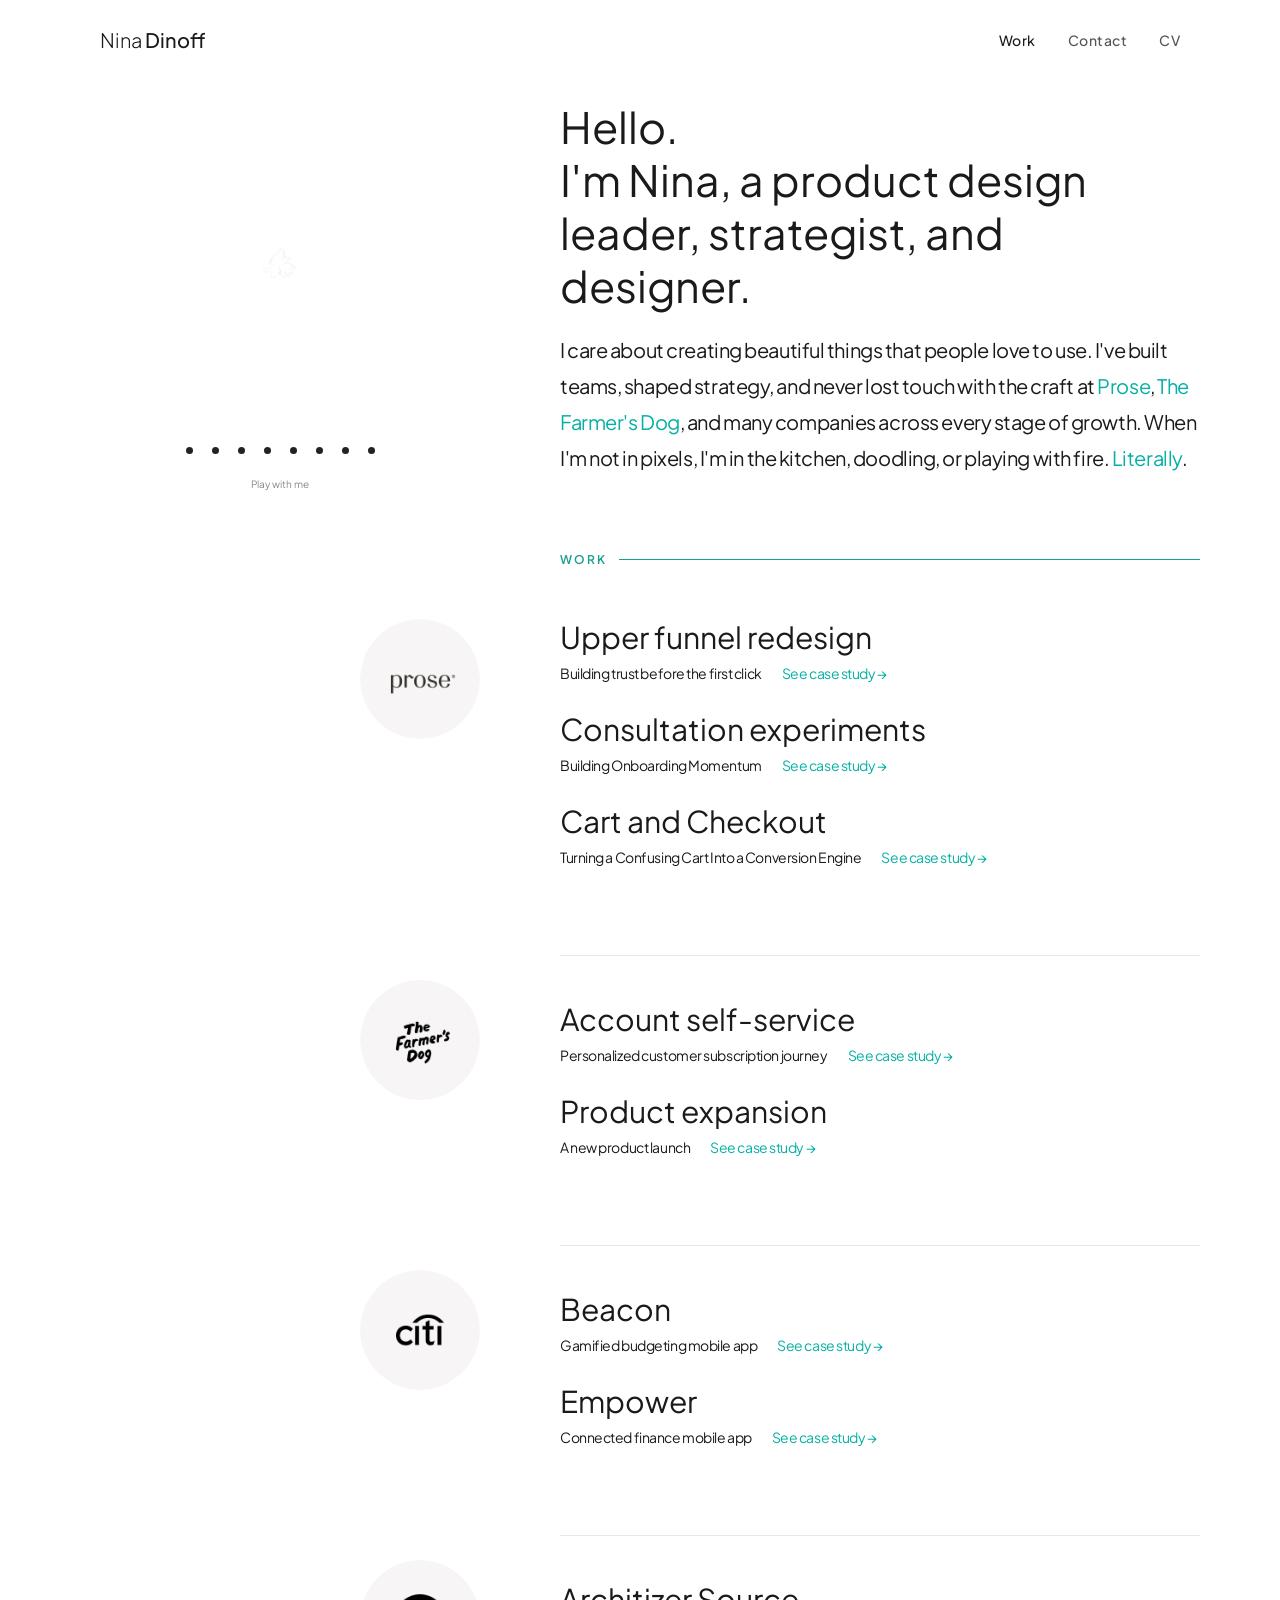
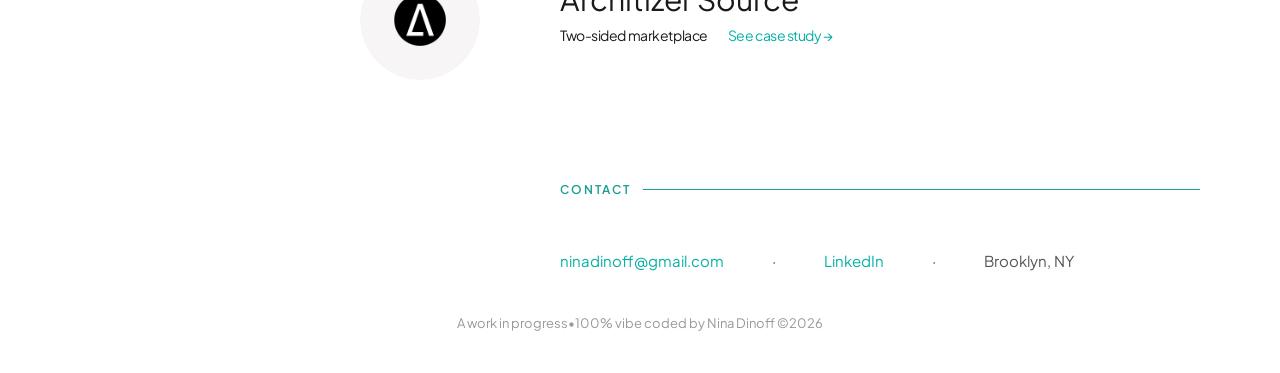
<file: index.html>
<!DOCTYPE html>
<html lang="en">
<head>
<meta charset="UTF-8">
<meta name="viewport" content="width=device-width, initial-scale=1.0">
<title>Nina Dinoff — Product Design Leader</title>
<link rel="stylesheet" href="styles.css">
<style>
  /* ── Hero intro ── */
  .intro {
    max-width: 1200px;
    margin: 0 auto;
    padding: 0 40px 0;
  }
  .intro-row {
    display: flex;
    gap: 80px;
    align-items: start;
  }
  .intro-image {
    width: 400px;
    height: 430px;
    flex-shrink: 0;
    overflow: visible;
  }
  .intro-image img {
    width: 100%;
    height: 100%;
    object-fit: cover;
  }
  .intro-text {
    flex: 1;
    display: flex;
    flex-direction: column;
    gap: 20px;
    padding-top: 20px;
  }
  .intro-text h1 {
    font-size: 43px;
    font-weight: 400;
    line-height: 53px;
    color: #1a1a1a;
  }
  .intro-text p {
    font-size: 20px;
    font-weight: 400;
    line-height: 36px;
    color: #1a1a1a;
    letter-spacing: -0.44px;
  }
  .intro-text a {
    color: #06b0a4;
    text-decoration: none;
  }
  .intro-text a:hover {
    text-decoration: underline;
  }

  /* ── Work section ── */
  .work {
    max-width: 1200px;
    margin: 0 auto;
    padding: 0 40px;
  }
  .work-header {
    padding-left: 480px;
    padding-bottom: 50px;
    padding-top: 40px;
  }
  .work-header h2 {
    font-size: 12px;
    font-weight: 600;
    letter-spacing: 2px;
    text-transform: uppercase;
    color: #1a9e8f;
    display: flex;
    align-items: center;
    gap: 12px;
  }
  .work-header h2::after {
    content: '';
    flex: 1;
    height: 1px;
    background: #1a9e8f;
  }
  .work-content {
    display: flex;
    flex-direction: column;
    gap: 80px;
  }

  /* ── Company group ── */
  .company-group {
    display: flex;
    gap: 80px;
    align-items: start;
  }
  .company-logo {
    width: 120px;
    height: 120px;
    flex-shrink: 0;
    background: #f7f5f5;
    border-radius: 50%;
    display: flex;
    align-items: center;
    justify-content: center;
    margin-left: 280px;
    overflow: hidden;
    align-self: flex-start;
  }
  .company-logo img {
    max-width: 70%;
    max-height: 70%;
    object-fit: contain;
    display: block;
    margin: auto;
  }
  .company-cases {
    flex: 1;
    display: flex;
    flex-direction: column;
    gap: 20px;
  }
  .case-item {
    display: flex;
    flex-direction: column;
    gap: 0;
    text-decoration: none;
    color: inherit;
  }
  .case-title {
    font-size: 30px;
    font-weight: 400;
    line-height: 1.2;
    color: #1a1a1a;
  }
  .case-meta {
    display: flex;
    gap: 20px;
    align-items: center;
    line-height: 36px;
  }
  .case-subtitle {
    font-size: 14px;
    font-weight: 400;
    color: #1a1a1a;
    letter-spacing: -0.44px;
  }
  .case-link {
    font-size: 14px;
    font-weight: 400;
    color: #06b0a4;
    text-decoration: none;
    letter-spacing: -0.44px;
    display: flex;
    align-items: center;
    gap: 6px;
  }
  .case-link:hover {
    text-decoration: underline;
  }

  /* ── Company group divider ── */
  .company-group + .company-group {
    padding-top: 25px;
  }
  .company-group + .company-group .company-cases::before {
    content: '';
    display: block;
    height: 1px;
    background: #e8e8e8;
    margin-bottom: 25px;
    margin-top: -25px;
  }
  .intro-divider {
    max-width: 1200px;
    margin: 0 auto;
    padding: 50px 40px;
  }
  .intro-divider hr {
    border: none;
    border-top: 1px solid #e8e8e8;
  }

  /* ── Contact ── */
  .contact {
    max-width: 1200px;
    margin: 0 auto;
    padding: 60px 40px;
  }
  .contact h2 {
    font-size: 28px;
    font-weight: 400;
    margin-bottom: 20px;
    color: #1a1a1a;
  }
  .contact-info {
    display: flex;
    gap: 48px;
    flex-wrap: wrap;
  }
  .contact-info a {
    font-size: 15px;
    color: #06b0a4;
    text-decoration: none;
  }
  .contact-info a:hover {
    text-decoration: underline;
  }
  .contact-info span {
    font-size: 15px;
    color: #555;
  }

  /* ── Footer ── */
  .footer {
    max-width: 1200px;
    margin: 0 auto;
    padding: 24px 40px 48px;
    font-size: 13px;
    color: #999;
  }

  @media (max-width: 768px) {
    .intro { padding: 0 28px; }
    .intro-row { flex-direction: column-reverse; gap: 20px; }
    .intro-image { width: 100%; height: 300px; }
    .intro-text h1 { font-size: 34px; line-height: 42px; }
    .intro-text p { font-size: 16px; line-height: 29px; }
    .work { padding: 0 28px; }
    .work-header { padding-left: 0; }
    .company-group { flex-direction: column; gap: 24px; }
    .company-logo { margin-left: 0; }
    .work-content { gap: 0; }
    .company-group + .company-group .company-cases::before { display: none; }
    .company-group + .company-group { border-top: 1px solid #e8e8e8; padding-top: 60px; margin-top: 60px; }
    .case-meta { flex-direction: column; gap: 0; align-items: flex-start; line-height: 1.6; }
    .case-title { margin-bottom: 8px; }
    .case-subtitle, .case-link, .case-title { text-align: left; }
    .work-header, .contact-info, .footer { padding-left: 0 !important; }
    .contact-info { flex-direction: column; gap: 0; }
    .contact-info .dot { display: none; }
    .cv-date { text-align: left; }
    .contact { padding: 40px 28px; }
    .footer { padding: 20px 28px 40px; }
    .intro-divider, .work-divider { padding: 30px 28px; }
  }
</style>
<script src="https://mcp.figma.com/mcp/html-to-design/capture.js" async></script>
</head>
<body>

<!-- ════════════════ NAV ════════════════ -->
<div class="nav-wrapper">
<nav class="nav">
  <a href="index.html" class="nav-name">Nina <span>Dinoff</span></a>
  <button class="nav-toggle" onclick="this.classList.toggle('open');this.nextElementSibling.classList.toggle('open')"><span></span><span></span><span></span></button>
  <ul class="nav-links">
    <li><a href="#work" class="active">Work</a></li>
    <li><a href="#contact">Contact</a></li>
    <li><a href="cv.html">CV</a></li>
  </ul>
</nav>
</div>

<!-- ════════════════ INTRO ════════════════ -->
<div class="intro">
  <div class="intro-row">
    <div class="fade-in fade-in-1">
      <div class="intro-image">
        <iframe src="radial-art.html" style="width:100%; height:100%; border:none;"></iframe>
      </div>
    </div>
    <div class="intro-text">
      <h1 class="fade-in fade-in-1">Hello.<br>I'm Nina, a product design leader, strategist, and designer.</h1>
      <p class="fade-in fade-in-2">
        I care about creating beautiful things that people love to use. I've built teams, shaped strategy, and never lost touch with the craft at <a href="https://www.prose.com" target="_blank">Prose</a>, <a href="https://www.thefarmersdog.com" target="_blank">The Farmer's Dog</a>, and many companies across every stage of growth. When I'm not in pixels, I'm in the kitchen, doodling, or playing with fire. <a href="https://www.ninadinoffart.com" target="_blank">Literally</a>.
      </p>
    </div>
  </div>
</div>

<!-- ════════════════ WORK ════════════════ -->
<div class="work">
  <div class="work-header scroll-fade" id="work" style="scroll-margin-top: 80px;">
    <h2>Work</h2>
  </div>

  <div class="work-content">

    <!-- Prose -->
    <div class="company-group scroll-fade">
      <div class="company-logo" style="background:none;">
        <img src="images/logos/Prose.logo.circle.png" alt="Prose" style="max-width:100%; max-height:100%; border-radius:50%;">
      </div>
      <div class="company-cases">
        <div class="case-item scroll-fade">
          <div class="case-title">Upper funnel redesign</div>
          <div class="case-meta">
            <span class="case-subtitle">Building trust before the first click</span>
            <a href="01-upper-funnel-marketing-pages.html" class="case-link">See case study &rarr;</a>
          </div>
        </div>
        <div class="case-item scroll-fade">
          <div class="case-title">Consultation experiments</div>
          <div class="case-meta">
            <span class="case-subtitle">Building Onboarding Momentum</span>
            <a href="02-mid-funnel-consultation.html" class="case-link">See case study &rarr;</a>
          </div>
        </div>
        <div class="case-item scroll-fade">
          <div class="case-title">Cart and Checkout</div>
          <div class="case-meta">
            <span class="case-subtitle">Turning a Confusing Cart Into a Conversion Engine</span>
            <a href="03-lower-funnel-cart-checkout.html" class="case-link">See case study &rarr;</a>
          </div>
        </div>
      </div>
    </div>

    <!-- The Farmer's Dog -->
    <div class="company-group scroll-fade">
      <div class="company-logo" style="background:none;">
        <img src="images/logos/TFD.logo.circle.png" alt="The Farmer's Dog" style="max-width:100%; max-height:100%; border-radius:50%;">
      </div>
      <div class="company-cases">
        <div class="case-item scroll-fade">
          <div class="case-title">Account self-service</div>
          <div class="case-meta">
            <span class="case-subtitle">Personalized customer subscription journey</span>
            <a href="TFD_RET.html" class="case-link">See case study &rarr;</a>
          </div>
        </div>
        <div class="case-item scroll-fade">
          <div class="case-title">Product expansion</div>
          <div class="case-meta">
            <span class="case-subtitle">A new product launch</span>
            <a href="TFD_CVR.html" class="case-link">See case study &rarr;</a>
          </div>
        </div>
      </div>
    </div>

    <!-- Citi -->
    <div class="company-group scroll-fade">
      <div class="company-logo" style="background:none;">
        <img src="images/logos/Citi.logo.circle.png" alt="Citi" style="max-width:100%; max-height:100%; border-radius:50%;">
      </div>
      <div class="company-cases">
        <div class="case-item scroll-fade">
          <div class="case-title">Beacon</div>
          <div class="case-meta">
            <span class="case-subtitle">Gamified budgeting mobile app</span>
            <a href="Beacon.html" class="case-link">See case study &rarr;</a>
          </div>
        </div>
        <div class="case-item scroll-fade">
          <div class="case-title">Empower</div>
          <div class="case-meta">
            <span class="case-subtitle">Connected finance mobile app</span>
            <a href="Empower.html" class="case-link">See case study &rarr;</a>
          </div>
        </div>
      </div>
    </div>

    <!-- Architizer -->
    <div class="company-group scroll-fade">
      <div class="company-logo" style="background:none;">
        <img src="images/logos/Architizer.logo.circle.png" alt="Architizer" style="max-width:100%; max-height:100%; border-radius:50%;">
      </div>
      <div class="company-cases">
        <div class="case-item scroll-fade">
          <div class="case-title">Architizer Source</div>
          <div class="case-meta">
            <span class="case-subtitle">Two-sided marketplace</span>
            <a href="Architizer.html" class="case-link">See case study &rarr;</a>
          </div>
        </div>
      </div>
    </div>

  </div>

  <!-- ════════════════ CONTACT ════════════════ -->
  <div id="contact" style="padding-top: 100px;">
    <div class="work-header scroll-fade" style="padding-left: 480px; padding-bottom: 50px; padding-top: 0;">
      <h2>Contact</h2>
    </div>
    <div class="contact-info scroll-fade" style="padding-left: 480px;">
      <a href="mailto:ninadinoff@gmail.com">ninadinoff@gmail.com</a><span class="dot"> · </span><a href="https://www.linkedin.com/in/ninadinoff" target="_blank">LinkedIn</a><span class="dot"> · </span><span>Brooklyn, NY</span>
    </div>
  </div>

</div>

<script src="scroll-animate.js"></script>

<div class="global-footer"><span>A work in progress</span><span class="dot"> &bull; </span><span>100% vibe coded by Nina Dinoff &copy;2026</span></div>
</body>
</html>
</file>
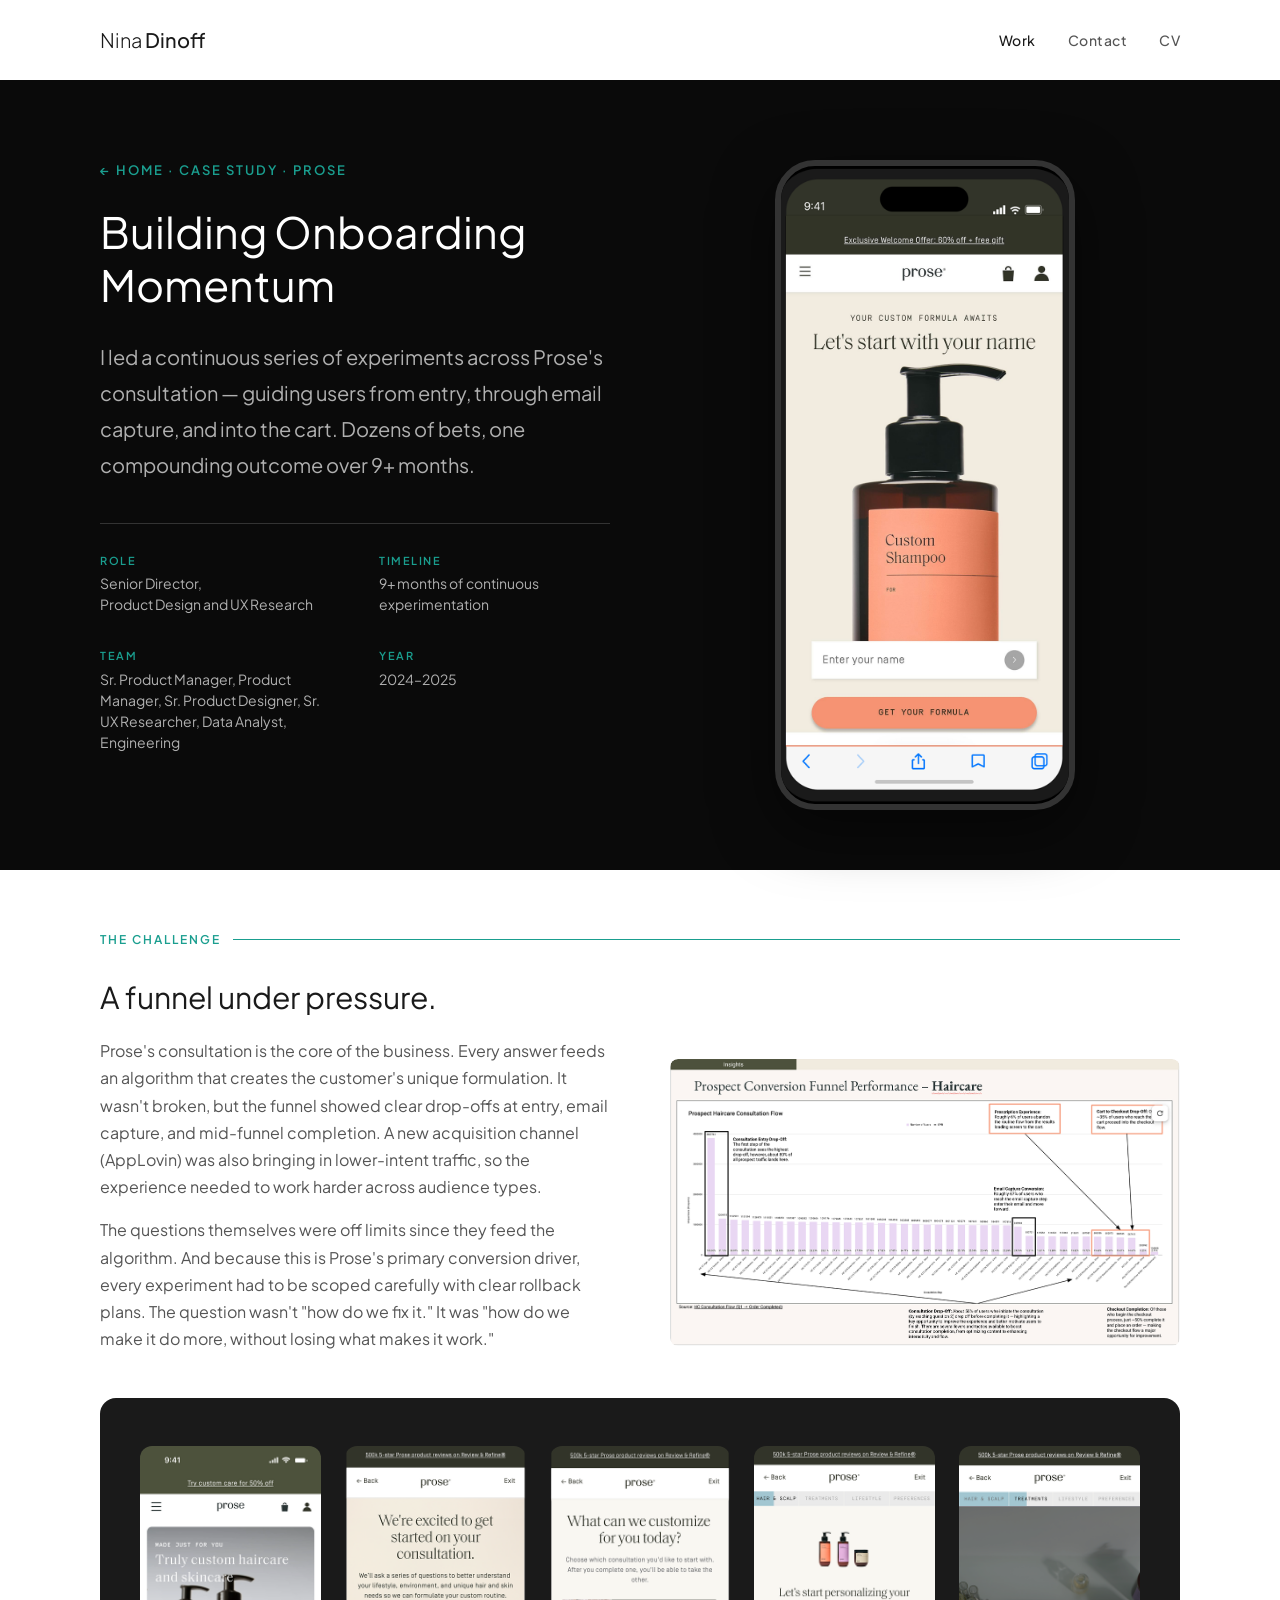
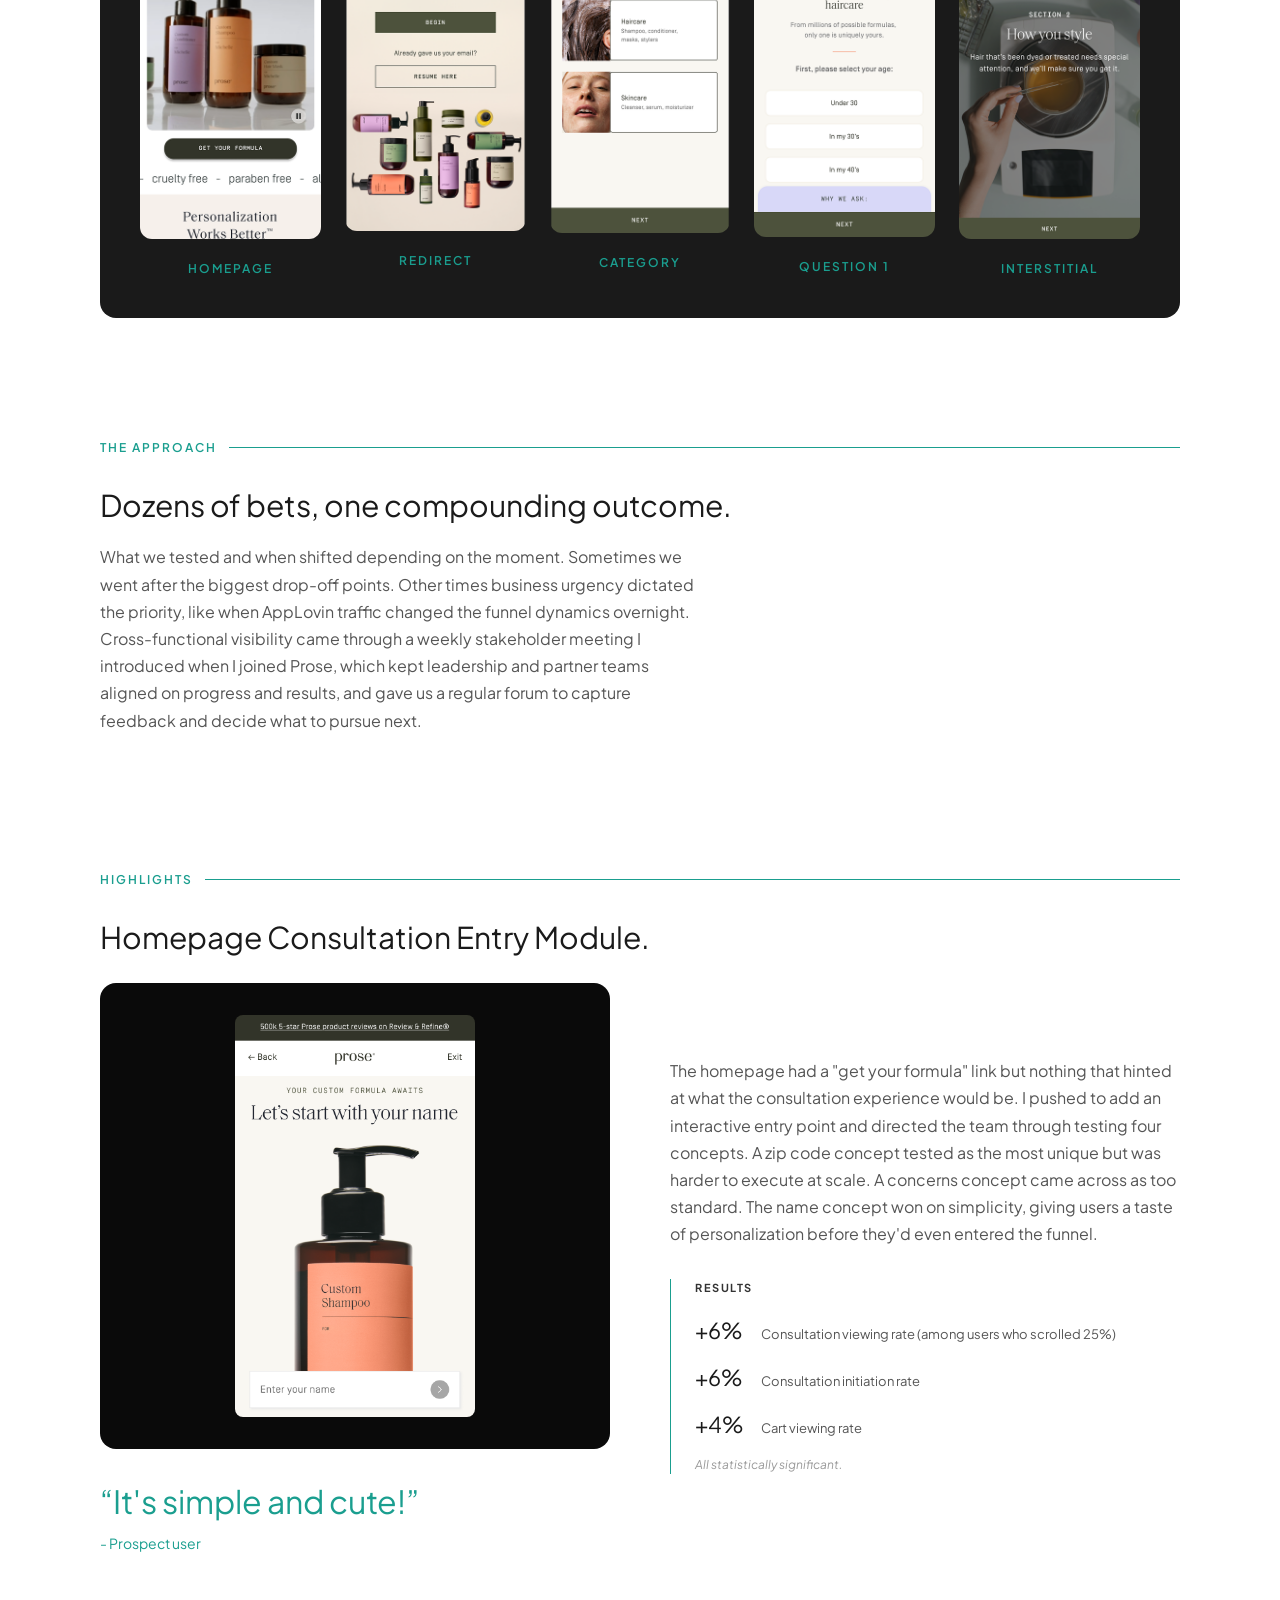
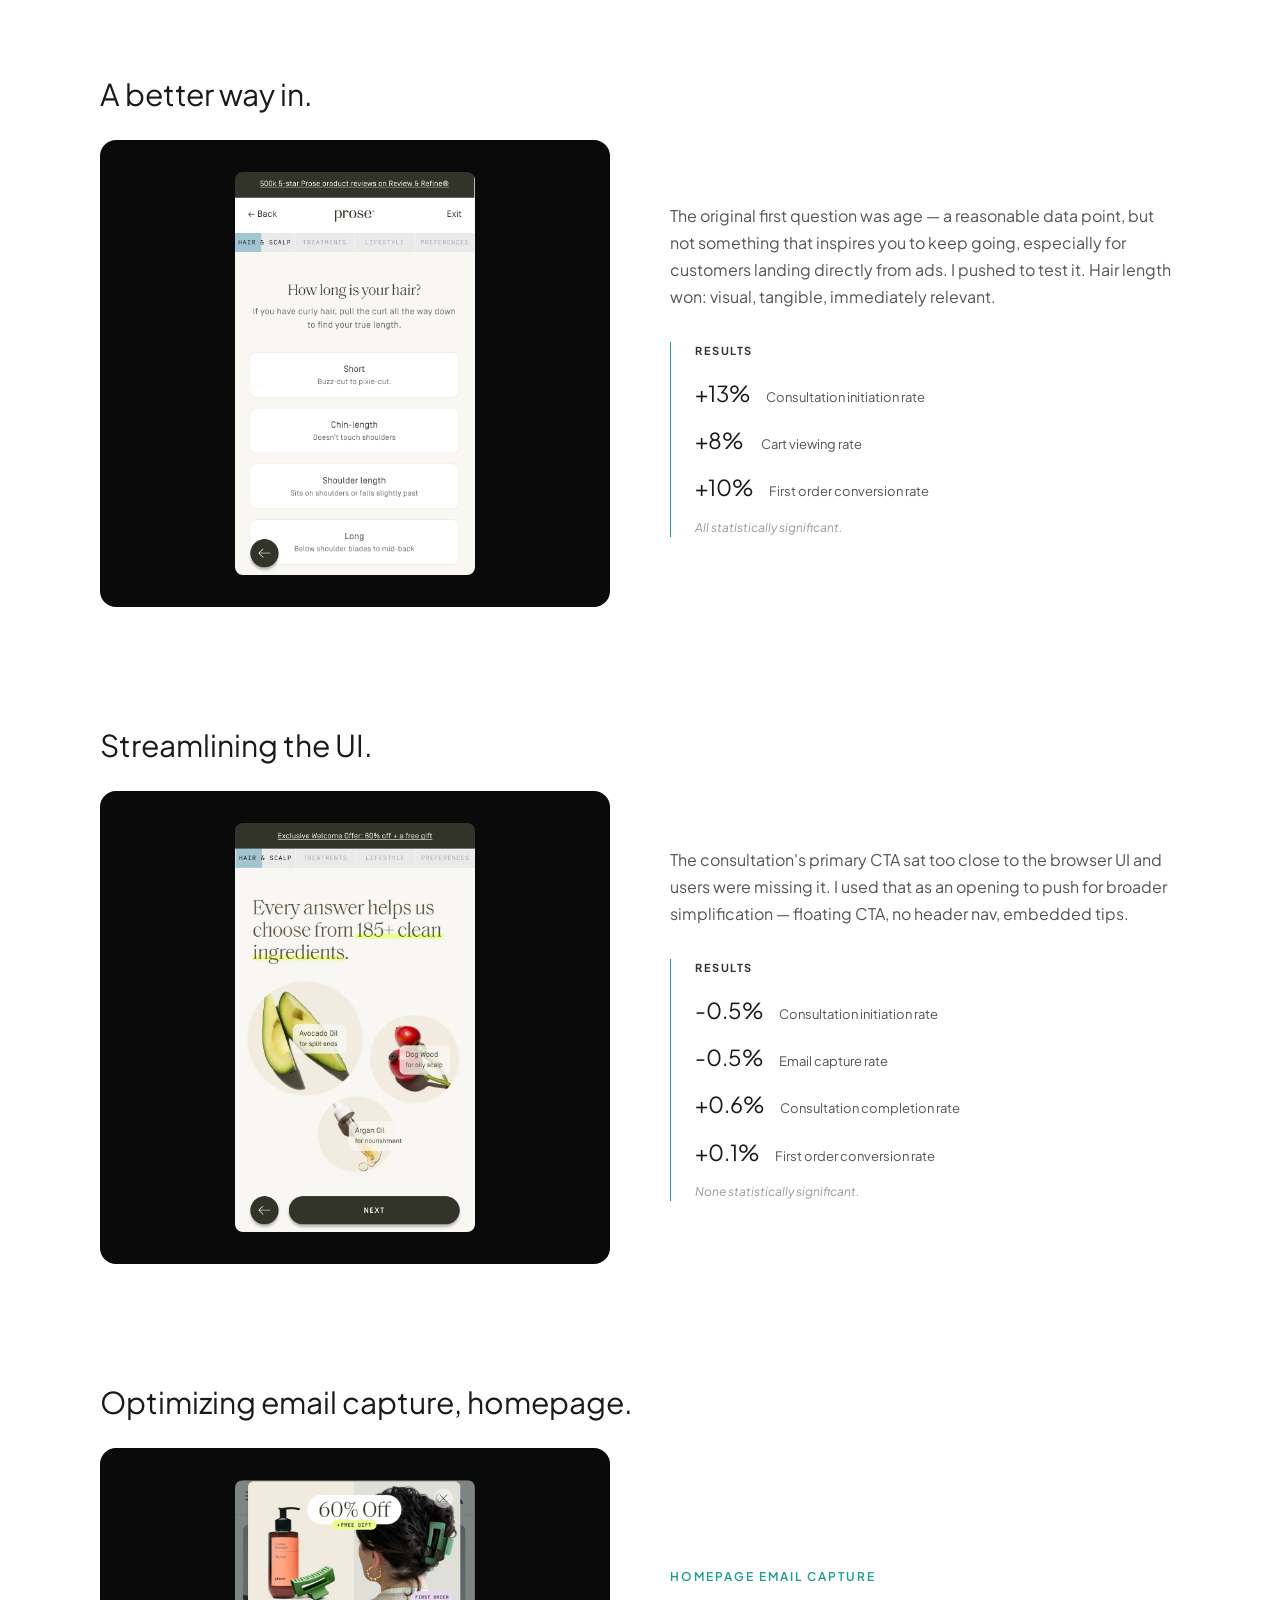
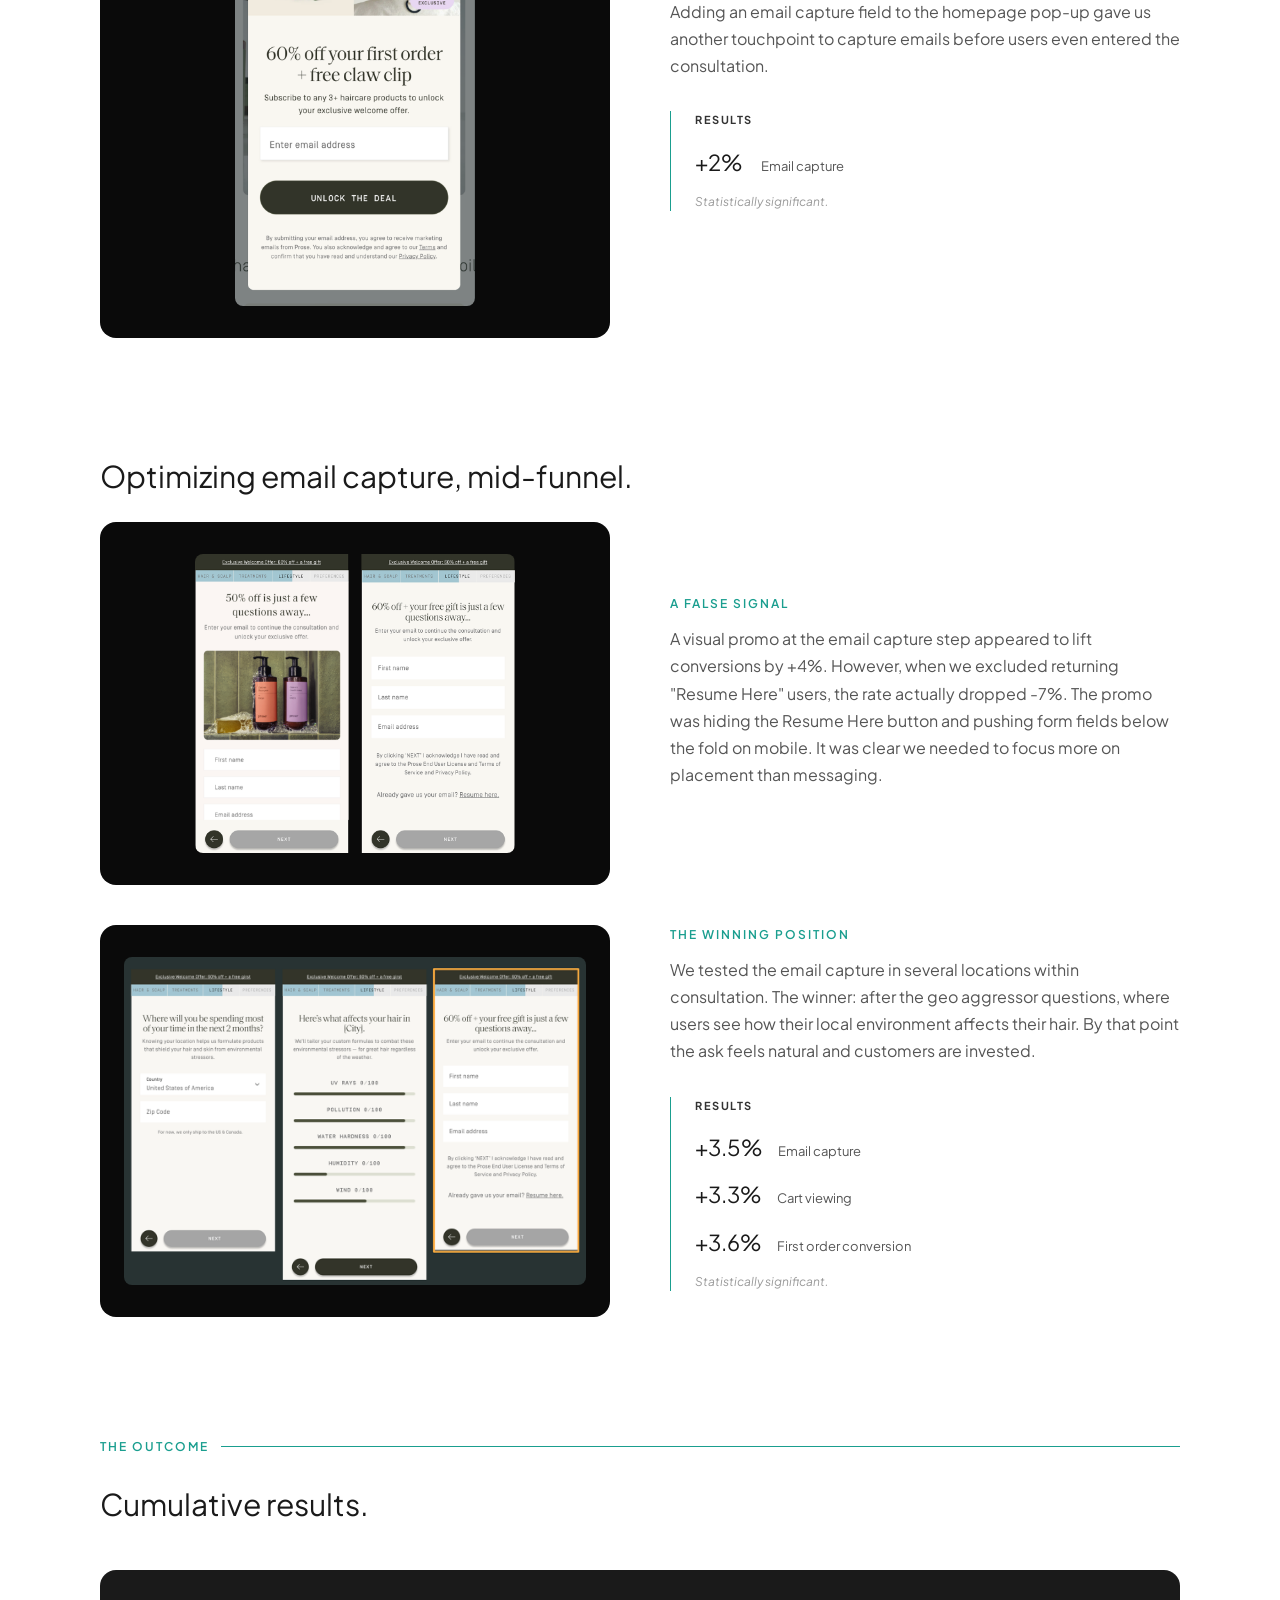
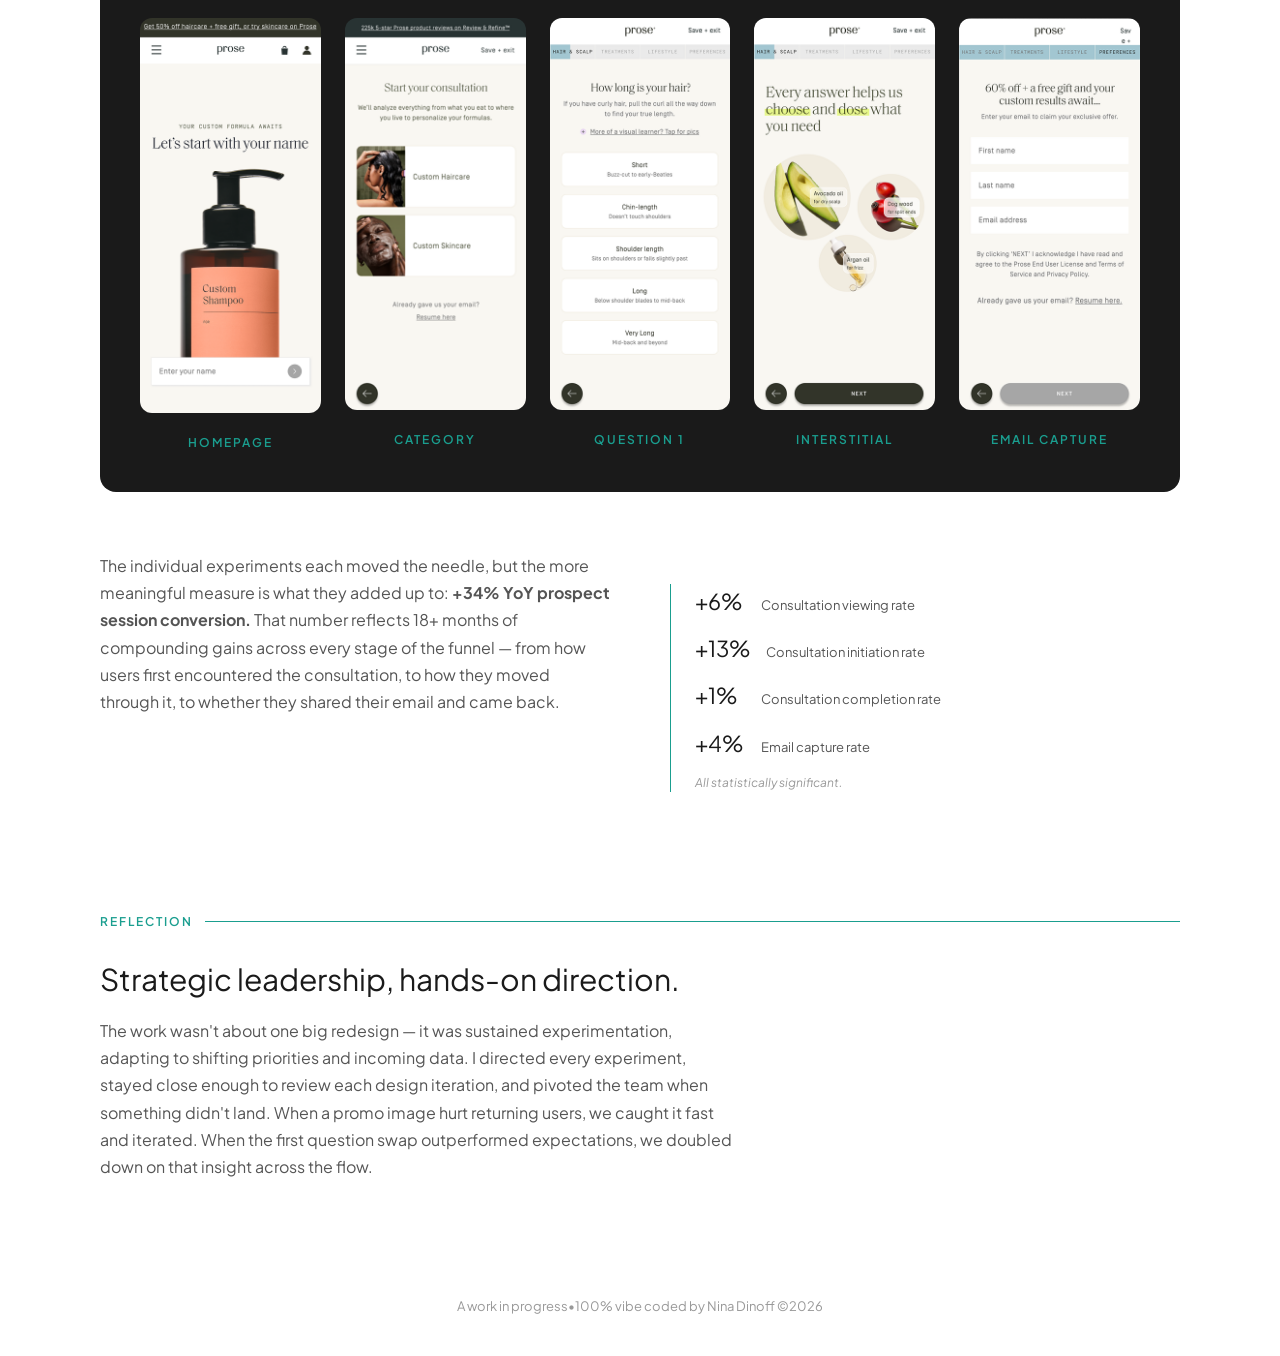
<file: 02-mid-funnel-consultation.html>
<!DOCTYPE html>
<html lang="en">
<head>
<meta charset="UTF-8">
<meta name="viewport" content="width=device-width, initial-scale=1.0">
<title>Prose Case Study — Mid Funnel Consultation</title>
<link rel="stylesheet" href="styles.css">
</head>
<body>

<div class="nav-wrapper">
<nav class="nav">
  <a href="index.html" class="nav-name">Nina <span>Dinoff</span></a>
  <button class="nav-toggle" onclick="this.classList.toggle('open');this.nextElementSibling.classList.toggle('open')"><span></span><span></span><span></span></button>
  <ul class="nav-links">
    <li><a href="index.html#work" class="active">Work</a></li>
    <li><a href="index.html#contact">Contact</a></li>
    <li><a href="cv.html">CV</a></li>
  </ul></nav>
</div>

<!-- ════════════════ HERO ════════════════ -->
<div class="hero">
  <div class="hero-inner">
    <div class="hero-text fade-in fade-in-1">
      <div class="label"><a href="index.html">&larr; Home</a> &middot; Case Study &middot; Prose</div>
      <h1>Building Onboarding Momentum</h1>
      <p class="subtitle">
        I led a continuous series of experiments across Prose's consultation &mdash; guiding users from entry, through email capture, and into the cart. Dozens of bets, one compounding outcome over 9+ months.
      </p>
      <dl class="meta-bar">
        <div>
          <dt>Role</dt>
          <dd>Senior Director,<br>Product Design and UX Research</dd>
        </div>
        <div>
          <dt>Timeline</dt>
          <dd>9+ months of continuous experimentation</dd>
        </div>
        <div>
          <dt>Team</dt>
          <dd>Sr. Product Manager, Product Manager, Sr. Product Designer, Sr. UX Researcher, Data Analyst, Engineering</dd>
        </div>
        <div>
          <dt>Year</dt>
          <dd>2024&ndash;2025</dd>
        </div>
      </dl>
    </div>
    <div class="hero-phone">
      <div class="iphone-frame">
        <img src="images/Consultation/hero.png" alt="Consultation hero" style="width:100%;height:100%;object-fit:cover;">
      </div>
    </div>
  </div>
</div>

<!-- ════════════════ CHALLENGE ════════════════ -->
<section class="scroll-fade">
  <div class="section-label">The Challenge</div>
  <h2>A funnel under pressure.</h2>
  <div class="two-col equal">
    <div>
      <p>
        Prose's consultation is the core of the business. Every answer feeds an algorithm that creates the customer's unique formulation. It wasn't broken, but the funnel showed clear drop-offs at entry, email capture, and mid-funnel completion. A new acquisition channel (AppLovin) was also bringing in lower-intent traffic, so the experience needed to work harder across audience types.
      </p>
      <p>
        The questions themselves were off limits since they feed the algorithm. And because this is Prose's primary conversion driver, every experiment had to be scoped carefully with clear rollback plans. The question wasn't "how do we fix it." It was "how do we make it do more, without losing what makes it work."
      </p>
    </div>
    <div>
      <div class="img-showcase">
        <img src="images/Consultation/challenge1.png" alt="Prospect conversion funnel performance">
      </div>
    </div>
  </div>
</section>

<div class="phone-showcase scroll-fade">
  <div class="phone-showcase-inner">
    <div class="phone-showcase-grid phone-showcase-grid-5">
      <div class="phone-showcase-item">
        <img src="images/Consultation/challenge2.png" alt="Homepage">
        <div class="phone-label">Homepage</div>
      </div>
      <div class="phone-showcase-item">
        <img src="images/Consultation/challenge3.png" alt="Redirect">
        <div class="phone-label">Redirect</div>
      </div>
      <div class="phone-showcase-item">
        <img src="images/Consultation/challenge4.png" alt="Category">
        <div class="phone-label">Category</div>
      </div>
      <div class="phone-showcase-item">
        <img src="images/Consultation/challenge5.png" alt="Question 1">
        <div class="phone-label">Question 1</div>
      </div>
      <div class="phone-showcase-item">
        <img src="images/Consultation/challenge6.png" alt="Interstitial">
        <div class="phone-label">Interstitial</div>
      </div>
    </div>
  </div>
</div>

<!-- ════════════════ APPROACH ════════════════ -->
<section class="scroll-fade">
  <div class="section-label">The Approach</div>
  <h2>Dozens of bets, one compounding outcome.</h2>
  <p>
    What we tested and when shifted depending on the moment. Sometimes we went after the biggest drop-off points. Other times business urgency dictated the priority, like when AppLovin traffic changed the funnel dynamics overnight. Cross-functional visibility came through a weekly stakeholder meeting I introduced when I joined Prose, which kept leadership and partner teams aligned on progress and results, and gave us a regular forum to capture feedback and decide what to pursue next.
  </p>
</section>

<!-- ════════════════ HIGHLIGHTS ════════════════ -->

<!-- Homepage Consultation Entry Module -->
<section class="scroll-fade">
  <div class="section-label">Highlights</div>
  <h2>Homepage Consultation Entry Module.</h2>
  <div class="two-col equal img-first">
    <div class="scroll-fade">
      <div class="ba-card">
        <div class="ba-col">
          <img src="images/Consultation/homepage.png" alt="Homepage consultation entry module">
        </div>
      </div>
      <div class="quote">
        <blockquote>&ldquo;It's simple and cute!&rdquo;</blockquote>
        <cite>- Prospect user</cite>
      </div>
    </div>
    <div>
      <p>
        The homepage had a "get your formula" link but nothing that hinted at what the consultation experience would be. I pushed to add an interactive entry point and directed the team through testing four concepts. A zip code concept tested as the most unique but was harder to execute at scale. A concerns concept came across as too standard. The name concept won on simplicity, giving users a taste of personalization before they'd even entered the funnel.
      </p>
      <div class="results-inline">
        <div class="results-inline-label">Results</div>
        <div class="result-row">
          <span class="number">+6%</span>
          <span class="desc">Consultation viewing rate (among users who scrolled 25%)</span>
        </div>
        <div class="result-row">
          <span class="number">+6%</span>
          <span class="desc">Consultation initiation rate</span>
        </div>
        <div class="result-row">
          <span class="number">+4%</span>
          <span class="desc">Cart viewing rate</span>
        </div>
        <div class="results-note">All statistically significant.</div>
      </div>
    </div>
  </div>
</section>

<!-- Consultation Entry: First Question -->
<section class="scroll-fade">
  <h2>A better way in.</h2>
  <div class="two-col equal img-first">
    <div class="scroll-fade">
      <div class="ba-card">
        <div class="ba-col">
          <img src="images/Consultation/highlights_highlights_Q1.png" alt="First question — hair length">
        </div>
      </div>
    </div>
    <div>
      <p>
        The original first question was age &mdash; a reasonable data point, but not something that inspires you to keep going, especially for customers landing directly from ads. I pushed to test it. Hair length won: visual, tangible, immediately relevant.
      </p>
      <div class="results-inline">
        <div class="results-inline-label">Results</div>
        <div class="result-row">
          <span class="number">+13%</span>
          <span class="desc">Consultation initiation rate</span>
        </div>
        <div class="result-row">
          <span class="number">+8%</span>
          <span class="desc">Cart viewing rate</span>
        </div>
        <div class="result-row">
          <span class="number">+10%</span>
          <span class="desc">First order conversion rate</span>
        </div>
        <div class="results-note">All statistically significant.</div>
      </div>
    </div>
  </div>
</section>

<!-- Consultation UI -->
<section class="scroll-fade">
  <h2>Streamlining the UI.</h2>
  <div class="two-col equal img-first">
    <div class="scroll-fade">
      <div class="ba-card">
        <div class="ba-col">
          <img src="images/Consultation/highlights_UI.png" alt="UI streamlining">
        </div>
      </div>
    </div>
    <div>
      <p>
        The consultation's primary CTA sat too close to the browser UI and users were missing it. I used that as an opening to push for broader simplification &mdash; floating CTA, no header nav, embedded tips.
      </p>
      <div class="results-inline">
        <div class="results-inline-label">Results</div>
        <div class="result-row">
          <span class="number">-0.5%</span>
          <span class="desc">Consultation initiation rate</span>
        </div>
        <div class="result-row">
          <span class="number">-0.5%</span>
          <span class="desc">Email capture rate</span>
        </div>
        <div class="result-row">
          <span class="number">+0.6%</span>
          <span class="desc">Consultation completion rate</span>
        </div>
        <div class="result-row">
          <span class="number">+0.1%</span>
          <span class="desc">First order conversion rate</span>
        </div>
        <div class="results-note">None statistically significant.</div>
      </div>
    </div>
  </div>
</section>

<!-- Email Capture, Homepage -->
<section class="scroll-fade">
  <h2>Optimizing email capture, homepage.</h2>
  <div class="two-col equal img-first">
    <div class="scroll-fade">
      <div class="ba-card">
        <div class="ba-col">
          <img src="images/Consultation/highlights_email.png" alt="Homepage email capture popup">
        </div>
      </div>
    </div>
    <div>
      <div class="content-label">Homepage Email Capture</div>
      <p>
        Adding an email capture field to the homepage pop-up gave us another touchpoint to capture emails before users even entered the consultation.
      </p>
      <div class="results-inline">
        <div class="results-inline-label">Results</div>
        <div class="result-row">
          <span class="number">+2%</span>
          <span class="desc">Email capture</span>
        </div>
        <div class="results-note">Statistically significant.</div>
      </div>
    </div>
  </div>
</section>

<!-- Email Capture, Mid-funnel -->
<section class="scroll-fade">
  <h2>Optimizing email capture, mid-funnel.</h2>

  <div class="two-col equal img-first">
    <div class="scroll-fade">
      <div class="ba-card">
        <div class="ba-col">
          <img src="images/Consultation/highlights_falsesignal.png" alt="False signal — promo image variants" style="max-width: 320px;">
        </div>
      </div>
    </div>
    <div>
      <div class="content-label">A False Signal</div>
      <p>
        A visual promo at the email capture step appeared to lift conversions by +4%. However, when we excluded returning "Resume Here" users, the rate actually dropped -7%. The promo was hiding the Resume Here button and pushing form fields below the fold on mobile. It was clear we needed to focus more on placement than messaging.
      </p>
    </div>
  </div>

  <div class="two-col equal img-first" style="margin-top: 40px; align-items: stretch;">
    <div class="scroll-fade" style="display: flex;">
      <div class="ba-card" style="flex: 1; align-content: center; margin-top: 0;">
        <div class="ba-col">
          <img src="images/Consultation/highlights_winning.png" alt="Winning email capture position" style="max-width: 100%;">
        </div>
      </div>
    </div>
    <div>
      <div class="content-label">The Winning Position</div>
      <p>
        We tested the email capture in several locations within consultation. The winner: after the geo aggressor questions, where users see how their local environment affects their hair. By that point the ask feels natural and customers are invested.
      </p>
      <div class="results-inline">
        <div class="results-inline-label">Results</div>
        <div class="result-row">
          <span class="number">+3.5%</span>
          <span class="desc">Email capture</span>
        </div>
        <div class="result-row">
          <span class="number">+3.3%</span>
          <span class="desc">Cart viewing</span>
        </div>
        <div class="result-row">
          <span class="number">+3.6%</span>
          <span class="desc">First order conversion</span>
        </div>
        <div class="results-note">Statistically significant.</div>
      </div>
    </div>
  </div>
</section>

<!-- ════════════════ OUTCOME ════════════════ -->
<section class="scroll-fade">
  <div class="section-label">The Outcome</div>
  <h2>Cumulative results.</h2>
</section>

<div class="phone-showcase scroll-fade">
  <div class="phone-showcase-inner">
    <div class="phone-showcase-grid phone-showcase-grid-5">
      <div class="phone-showcase-item">
        <img src="images/Consultation/outcome1.png" alt="Homepage">
        <div class="phone-label">Homepage</div>
      </div>
      <div class="phone-showcase-item">
        <img src="images/Consultation/outcome2.png" alt="Category">
        <div class="phone-label">Category</div>
      </div>
      <div class="phone-showcase-item">
        <img src="images/Consultation/outcome3.png" alt="Question 1">
        <div class="phone-label">Question 1</div>
      </div>
      <div class="phone-showcase-item">
        <img src="images/Consultation/outcome4.png" alt="Interstitial">
        <div class="phone-label">Interstitial</div>
      </div>
      <div class="phone-showcase-item">
        <img src="images/Consultation/outcome5.png" alt="Email Capture">
        <div class="phone-label">Email Capture</div>
      </div>
    </div>
  </div>
</div>

<section class="scroll-fade" style="padding-top: 0;">
  <div class="two-col equal" style="align-items: start;">
    <div>
      <p>
        The individual experiments each moved the needle, but the more meaningful measure is what they added up to: <strong>+34% YoY prospect session conversion.</strong> That number reflects 18+ months of compounding gains across every stage of the funnel &mdash; from how users first encountered the consultation, to how they moved through it, to whether they shared their email and came back.
      </p>
    </div>
    <div>
      <div class="results-inline">
        <div class="result-row">
          <span class="number">+6%</span>
          <span class="desc">Consultation viewing rate</span>
        </div>
        <div class="result-row">
          <span class="number">+13%</span>
          <span class="desc">Consultation initiation rate</span>
        </div>
        <div class="result-row">
          <span class="number">+1%</span>
          <span class="desc">Consultation completion rate</span>
        </div>
        <div class="result-row">
          <span class="number">+4%</span>
          <span class="desc">Email capture rate</span>
        </div>
        <div class="results-note">All statistically significant.</div>
      </div>
    </div>
  </div>
</section>

<!-- ════════════════ REFLECTION ════════════════ -->
<section class="reflection scroll-fade">
  <div class="section-label">Reflection</div>
  <h2>Strategic leadership, hands-on direction.</h2>
  <p>
    The work wasn't about one big redesign &mdash; it was sustained experimentation, adapting to shifting priorities and incoming data. I directed every experiment, stayed close enough to review each design iteration, and pivoted the team when something didn't land. When a promo image hurt returning users, we caught it fast and iterated. When the first question swap outperformed expectations, we doubled down on that insight across the flow.
  </p>
</section>

<script src="scroll-animate.js"></script>
<div class="global-footer"><span>A work in progress</span><span class="dot"> &bull; </span><span>100% vibe coded by Nina Dinoff &copy;2026</span></div>
</body>
</html>
</file>
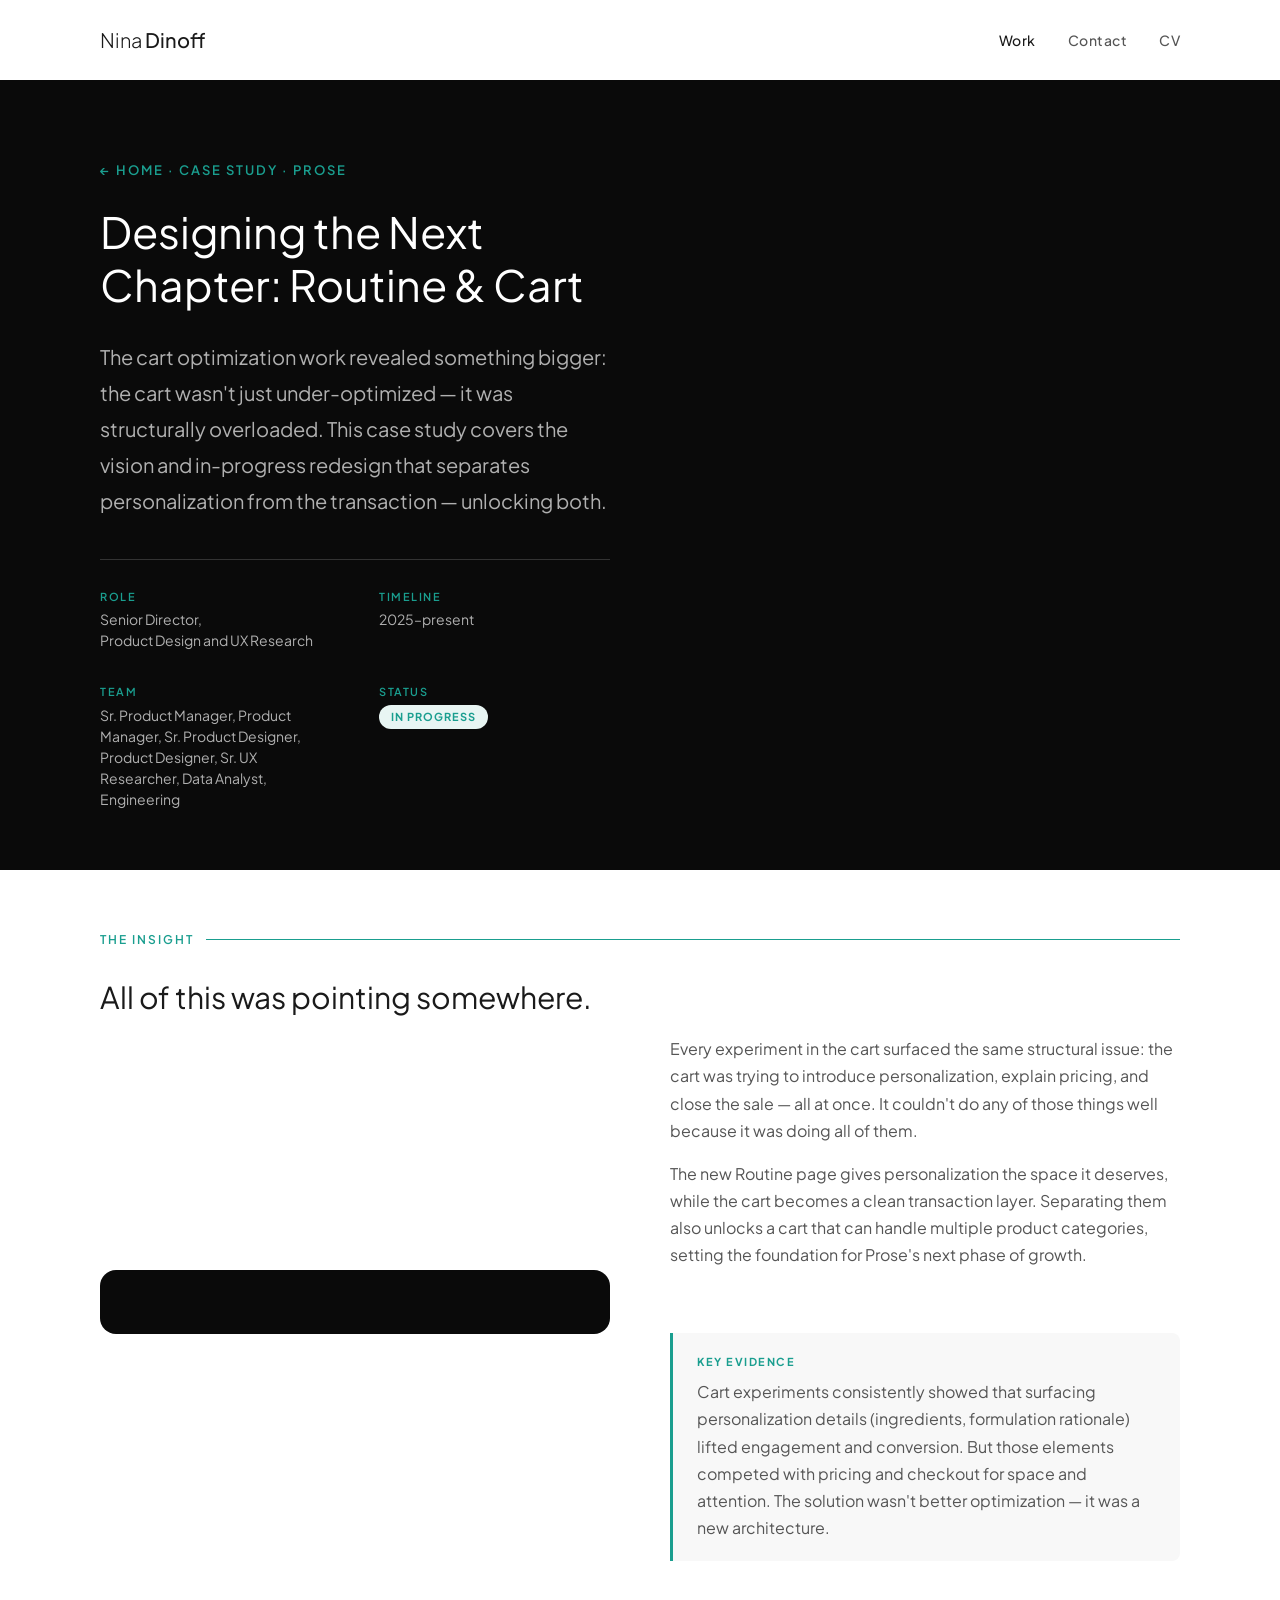
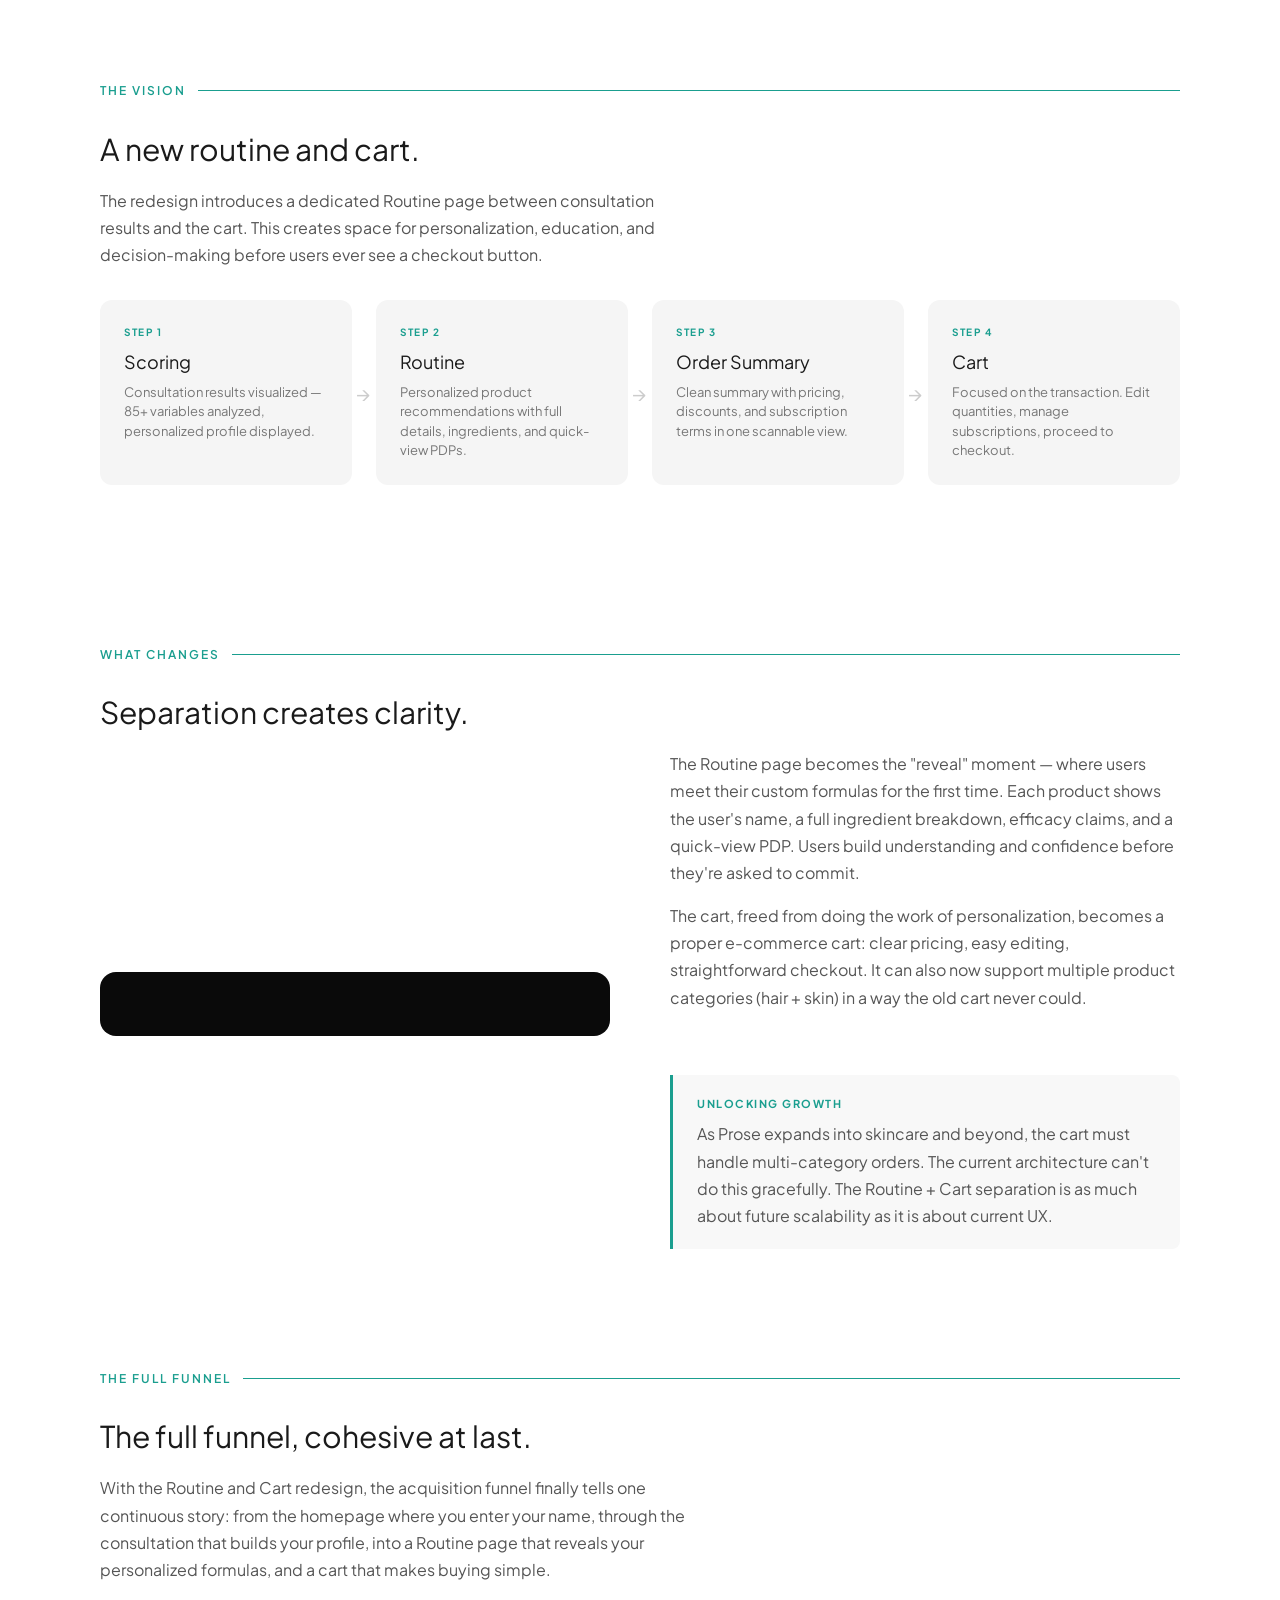
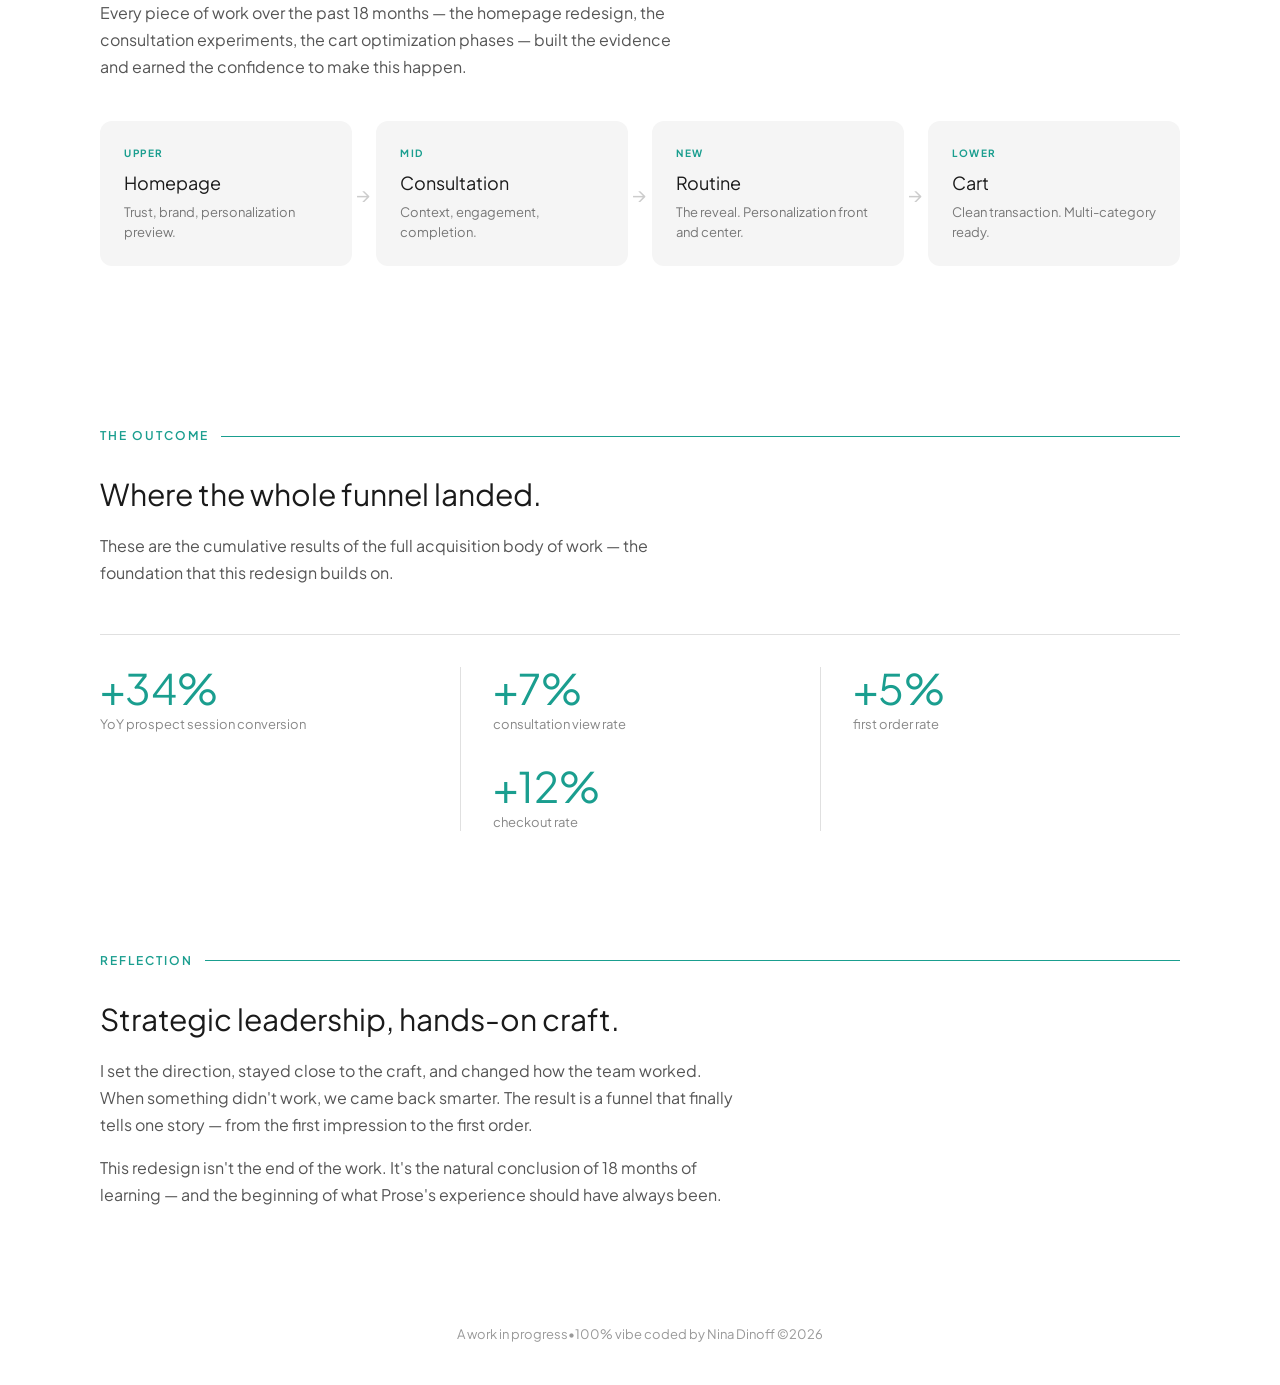
<file: 04-future-vision-routine-cart.html>
<!DOCTYPE html>
<html lang="en">
<head>
<meta charset="UTF-8">
<meta name="viewport" content="width=device-width, initial-scale=1.0">
<title>Prose Case Study — Future Vision: Routine & Cart Redesign</title>
<link rel="stylesheet" href="styles.css">
<style>
  /* ── Vision flow (page-specific) ── */
  .vision-flow {
    display: flex;
    gap: 24px;
    flex-wrap: wrap;
    margin-top: 32px;
  }
  .vision-step {
    flex: 1;
    min-width: 160px;
    background: #f5f5f5;
    border-radius: 12px;
    padding: 24px;
    position: relative;
  }
  .vision-step::after {
    content: '\2192';
    position: absolute;
    right: -18px;
    top: 50%;
    transform: translateY(-50%);
    font-size: 20px;
    color: #ccc;
  }
  .vision-step:last-child::after { display: none; }
  .vision-step .step-label {
    font-size: 10px;
    font-weight: 700;
    letter-spacing: 1.5px;
    text-transform: uppercase;
    color: #1a9e8f;
    margin-bottom: 8px;
  }
  .vision-step .step-title {
    font-family: 'Plus Jakarta Sans', sans-serif;
    font-size: 18px;
    font-weight: 400;
    margin-bottom: 6px;
  }
  .vision-step .step-desc {
    font-size: 13px;
    color: #777;
    line-height: 1.5;
  }

  .status-badge {
    display: inline-block;
    font-size: 11px;
    font-weight: 700;
    letter-spacing: 1px;
    text-transform: uppercase;
    padding: 4px 12px;
    border-radius: 20px;
    background: #e8f5f3;
    color: #1a9e8f;
  }

  .img-full { margin: 40px 0; }
  .img-full img { width: 100%; height: auto; display: block; border-radius: 12px; }

  @media (max-width: 768px) {
    .vision-flow { flex-direction: column; }
    .vision-step::after { display: none; }
  }
</style>
</head>
<body>

<div class="nav-wrapper">
<nav class="nav">
  <a href="index.html" class="nav-name">Nina <span>Dinoff</span></a>
  <button class="nav-toggle" onclick="this.classList.toggle('open');this.nextElementSibling.classList.toggle('open')"><span></span><span></span><span></span></button>
  <ul class="nav-links">
    <li><a href="index.html#work" class="active">Work</a></li>
    <li><a href="index.html#contact">Contact</a></li>
    <li><a href="cv.html">CV</a></li>
  </ul></nav>
</div>

<!-- ════════════════ HERO ════════════════ -->
<div class="hero">
  <div class="hero-inner">
    <div class="hero-text fade-in fade-in-1">
      <div class="label"><a href="index.html">&larr; Home</a> &middot; Case Study &middot; Prose</div>
      <h1>Designing the Next Chapter: Routine &amp; Cart</h1>
      <p class="subtitle">
        The cart optimization work revealed something bigger: the cart wasn't just under-optimized &mdash; it was structurally overloaded. This case study covers the vision and in-progress redesign that separates personalization from the transaction &mdash; unlocking both.
      </p>
      <dl class="meta-bar">
        <div>
          <dt>Role</dt>
          <dd>Senior Director,<br>Product Design and UX Research</dd>
        </div>
        <div>
          <dt>Timeline</dt>
          <dd>2025&ndash;present</dd>
        </div>
        <div>
          <dt>Team</dt>
          <dd>Sr. Product Manager, Product Manager, Sr. Product Designer, Product Designer, Sr. UX Researcher, Data Analyst, Engineering</dd>
        </div>
        <div>
          <dt>Status</dt>
          <dd><span class="status-badge">In Progress</span></dd>
        </div>
      </dl>
    </div>
    <div class="hero-phone">
      <!-- Replace with hero image/video when available -->
    </div>
  </div>
</div>

<!-- ════════════════ INSIGHT ════════════════ -->
<section class="scroll-fade">
  <div class="section-label">The Insight</div>
  <h2>All of this was pointing somewhere.</h2>
  <div class="two-col equal img-first">
    <div class="scroll-fade">
      <!-- Replace with image when available -->
      <div class="ba-card">
        <div class="ba-col">
          <!-- <img src="images/..." alt="Routine concept"> -->
        </div>
      </div>
    </div>
    <div>
      <p>
        Every experiment in the cart surfaced the same structural issue: the cart was trying to introduce personalization, explain pricing, and close the sale &mdash; all at once. It couldn't do any of those things well because it was doing all of them.
      </p>
      <p>
        The new Routine page gives personalization the space it deserves, while the cart becomes a clean transaction layer. Separating them also unlocks a cart that can handle multiple product categories, setting the foundation for Prose's next phase of growth.
      </p>
      <div class="tradeoff">
        <div class="tradeoff-label">Key Evidence</div>
        <p>Cart experiments consistently showed that surfacing personalization details (ingredients, formulation rationale) lifted engagement and conversion. But those elements competed with pricing and checkout for space and attention. The solution wasn't better optimization &mdash; it was a new architecture.</p>
      </div>
    </div>
  </div>
</section>

<!-- ════════════════ VISION ════════════════ -->
<section class="scroll-fade">
  <div class="section-label">The Vision</div>
  <h2>A new routine and cart.</h2>
  <p>
    The redesign introduces a dedicated Routine page between consultation results and the cart. This creates space for personalization, education, and decision-making before users ever see a checkout button.
  </p>

  <div class="vision-flow">
    <div class="vision-step">
      <div class="step-label">Step 1</div>
      <div class="step-title">Scoring</div>
      <div class="step-desc">Consultation results visualized &mdash; 85+ variables analyzed, personalized profile displayed.</div>
    </div>
    <div class="vision-step">
      <div class="step-label">Step 2</div>
      <div class="step-title">Routine</div>
      <div class="step-desc">Personalized product recommendations with full details, ingredients, and quick-view PDPs.</div>
    </div>
    <div class="vision-step">
      <div class="step-label">Step 3</div>
      <div class="step-title">Order Summary</div>
      <div class="step-desc">Clean summary with pricing, discounts, and subscription terms in one scannable view.</div>
    </div>
    <div class="vision-step">
      <div class="step-label">Step 4</div>
      <div class="step-title">Cart</div>
      <div class="step-desc">Focused on the transaction. Edit quantities, manage subscriptions, proceed to checkout.</div>
    </div>
  </div>

  <div class="img-full">
    <!-- Replace with screens image when available -->
    <!-- <img src="images/..." alt="New routine and cart screens"> -->
  </div>
</section>

<!-- ════════════════ WHAT CHANGES ════════════════ -->
<section class="scroll-fade">
  <div class="section-label">What Changes</div>
  <h2>Separation creates clarity.</h2>
  <div class="two-col equal img-first">
    <div class="scroll-fade">
      <!-- Replace with image when available -->
      <div class="ba-card">
        <div class="ba-col">
          <!-- <img src="images/..." alt="New experience"> -->
        </div>
      </div>
    </div>
    <div>
      <p>
        The Routine page becomes the "reveal" moment &mdash; where users meet their custom formulas for the first time. Each product shows the user's name, a full ingredient breakdown, efficacy claims, and a quick-view PDP. Users build understanding and confidence before they're asked to commit.
      </p>
      <p>
        The cart, freed from doing the work of personalization, becomes a proper e-commerce cart: clear pricing, easy editing, straightforward checkout. It can also now support multiple product categories (hair + skin) in a way the old cart never could.
      </p>
      <div class="tradeoff">
        <div class="tradeoff-label">Unlocking Growth</div>
        <p>As Prose expands into skincare and beyond, the cart must handle multi-category orders. The current architecture can't do this gracefully. The Routine + Cart separation is as much about future scalability as it is about current UX.</p>
      </div>
    </div>
  </div>
</section>

<!-- ════════════════ THE FULL FUNNEL ════════════════ -->
<section class="scroll-fade">
  <div class="section-label">The Full Funnel</div>
  <h2>The full funnel, cohesive at last.</h2>
  <p>
    With the Routine and Cart redesign, the acquisition funnel finally tells one continuous story: from the homepage where you enter your name, through the consultation that builds your profile, into a Routine page that reveals your personalized formulas, and a cart that makes buying simple.
  </p>
  <p>
    Every piece of work over the past 18 months &mdash; the homepage redesign, the consultation experiments, the cart optimization phases &mdash; built the evidence and earned the confidence to make this happen.
  </p>

  <div class="vision-flow" style="margin-top: 40px;">
    <div class="vision-step">
      <div class="step-label">Upper</div>
      <div class="step-title">Homepage</div>
      <div class="step-desc">Trust, brand, personalization preview.</div>
    </div>
    <div class="vision-step">
      <div class="step-label">Mid</div>
      <div class="step-title">Consultation</div>
      <div class="step-desc">Context, engagement, completion.</div>
    </div>
    <div class="vision-step">
      <div class="step-label">New</div>
      <div class="step-title">Routine</div>
      <div class="step-desc">The reveal. Personalization front and center.</div>
    </div>
    <div class="vision-step">
      <div class="step-label">Lower</div>
      <div class="step-title">Cart</div>
      <div class="step-desc">Clean transaction. Multi-category ready.</div>
    </div>
  </div>

  <div class="img-full">
    <!-- Replace with full funnel image when available -->
    <!-- <img src="images/..." alt="Complete updated funnel"> -->
  </div>
</section>

<!-- ════════════════ CUMULATIVE IMPACT ════════════════ -->
<section class="scroll-fade">
  <div class="section-label">The Outcome</div>
  <h2>Where the whole funnel landed.</h2>
  <p>
    These are the cumulative results of the full acquisition body of work &mdash; the foundation that this redesign builds on.
  </p>
  <div class="results-grid">
    <div class="results-col">
      <div class="stat">
        <div class="number">+34%</div>
        <div class="desc">YoY prospect session conversion</div>
      </div>
    </div>
    <div class="results-col">
      <div class="stat">
        <div class="number">+7%</div>
        <div class="desc">consultation view rate</div>
      </div>
      <div class="stat">
        <div class="number">+12%</div>
        <div class="desc">checkout rate</div>
      </div>
    </div>
    <div class="results-col">
      <div class="stat">
        <div class="number">+5%</div>
        <div class="desc">first order rate</div>
      </div>
    </div>
  </div>
</section>

<!-- ════════════════ REFLECTION ════════════════ -->
<section class="reflection scroll-fade">
  <div class="section-label">Reflection</div>
  <h2>Strategic leadership, hands-on craft.</h2>
  <p>
    I set the direction, stayed close to the craft, and changed how the team worked. When something didn't work, we came back smarter. The result is a funnel that finally tells one story &mdash; from the first impression to the first order.
  </p>
  <p style="margin-top: 12px;">
    This redesign isn't the end of the work. It's the natural conclusion of 18 months of learning &mdash; and the beginning of what Prose's experience should have always been.
  </p>
</section>

<script src="scroll-animate.js"></script>
<div class="global-footer"><span>A work in progress</span><span class="dot"> &bull; </span><span>100% vibe coded by Nina Dinoff &copy;2026</span></div>
</body>
</html>
</file>
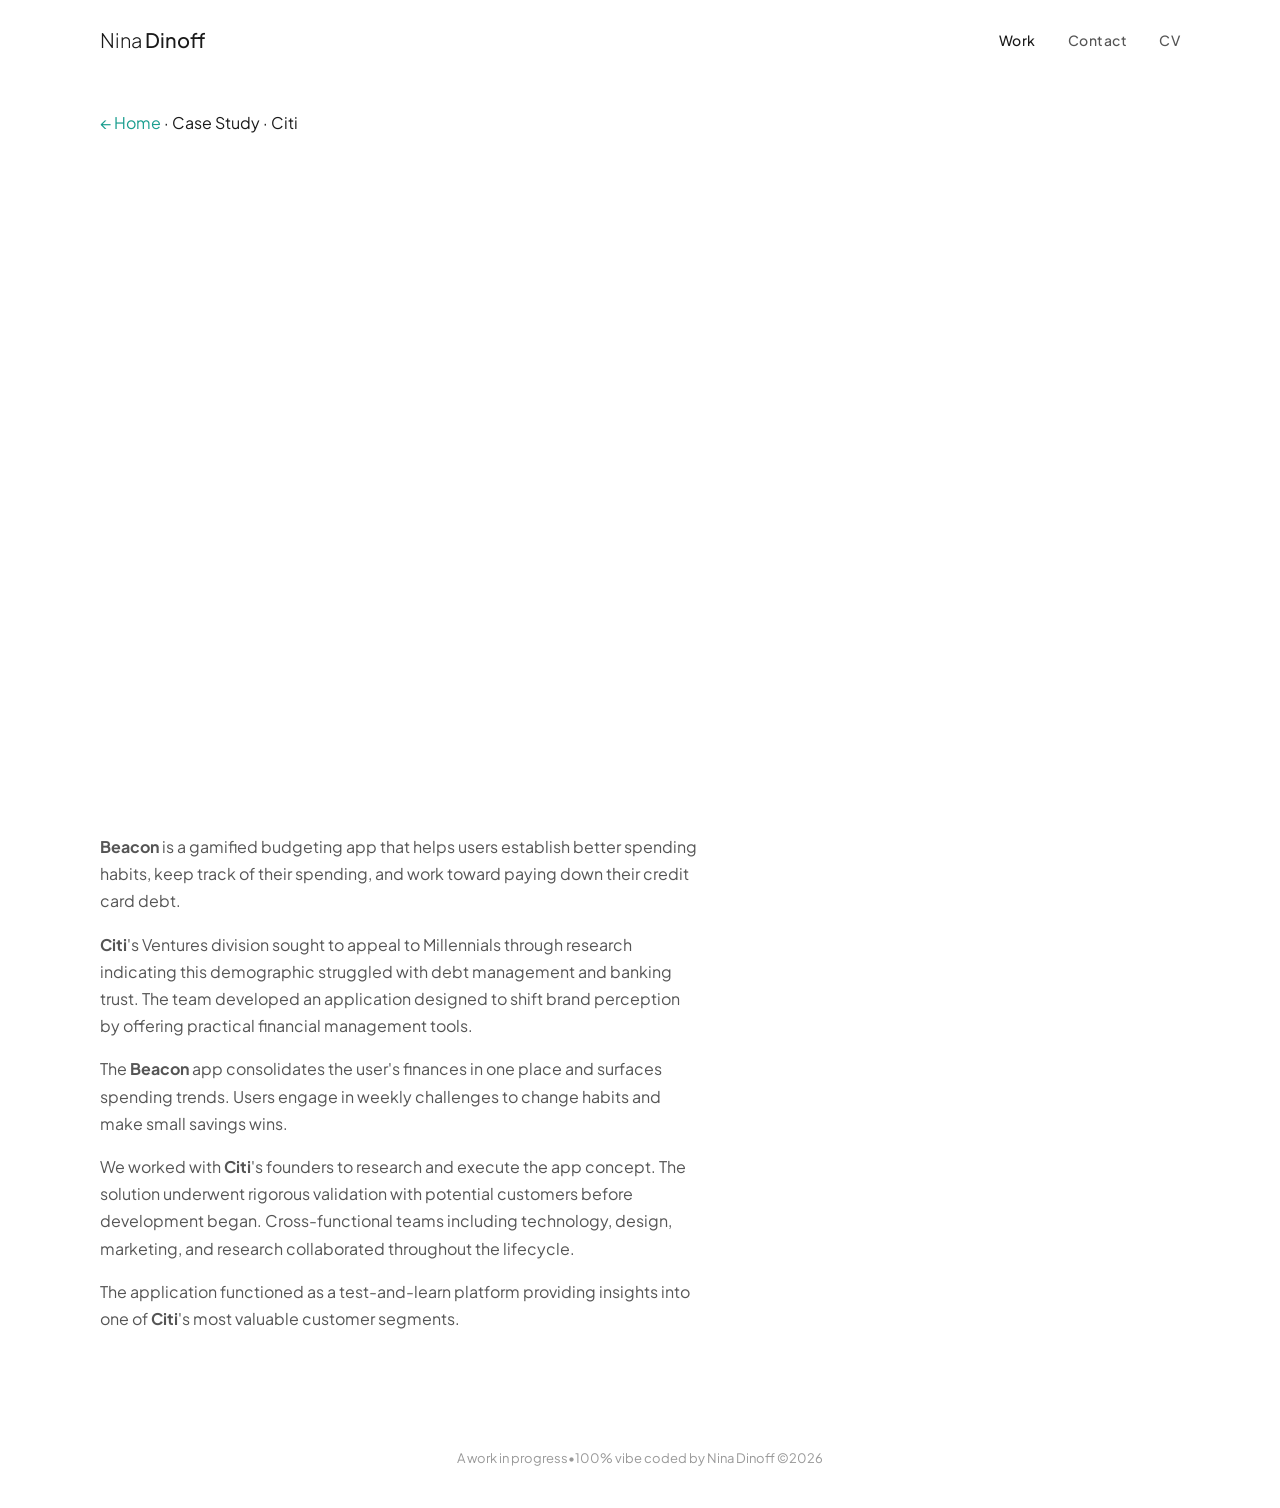
<file: Beacon.html>
<!DOCTYPE html>
<html lang="en">
<head>
<meta charset="UTF-8">
<meta name="viewport" content="width=device-width, initial-scale=1.0">
<title>Beacon by Citi</title>
<link rel="stylesheet" href="styles.css">
<style>
  .video-container {
    max-width: 1200px;
    margin: 0 auto;
    padding: 40px 60px 0;
  }
  .video-wrapper {
    position: relative;
    padding-bottom: 56.25%;
    height: 0;
    overflow: hidden;
    border-radius: 8px;
  }
  .video-wrapper iframe {
    position: absolute;
    top: 0;
    left: 0;
    width: 100%;
    height: 100%;
    border: none;
  }
  @media (max-width: 768px) {
    .video-container { padding: 20px 28px 60px; }
  }
</style>
</head>
<body>

<div class="nav-wrapper">
<nav class="nav">
  <a href="index.html" class="nav-name">Nina <span>Dinoff</span></a>
  <button class="nav-toggle" onclick="this.classList.toggle('open');this.nextElementSibling.classList.toggle('open')"><span></span><span></span><span></span></button>
  <ul class="nav-links">
    <li><a href="index.html#work" class="active">Work</a></li>
    <li><a href="index.html#contact">Contact</a></li>
    <li><a href="cv.html">CV</a></li>
  </ul>
</nav>
</div>

<!-- ════════════════ BREADCRUMB ════════════════ -->
<div style="max-width:1200px; margin:0 auto; padding:30px 60px;">
  <div class="label"><a href="index.html" style="color:#1a9e8f; text-decoration:none;">&larr; Home</a> &middot; Case Study &middot; Citi</div>
</div>

<!-- ════════════════ VIDEO ════════════════ -->
<div class="video-container">
  <div class="video-wrapper">
    <iframe src="https://www.youtube.com/embed/ix6fkshtPIs?start=2" allowfullscreen></iframe>
  </div>
</div>

<!-- ════════════════ BODY ════════════════ -->
<section class="scroll-fade" style="padding-top: 20px;">
  <p>
    <span style="font-weight:700;">Beacon</span> is a gamified budgeting app that helps users establish better spending habits, keep track of their spending, and work toward paying down their credit card debt.
  </p>
  <p>
    <span style="font-weight:700;">Citi</span>'s Ventures division sought to appeal to Millennials through research indicating this demographic struggled with debt management and banking trust. The team developed an application designed to shift brand perception by offering practical financial management tools.
  </p>
  <p>
    The <span style="font-weight:700;">Beacon</span> app consolidates the user's finances in one place and surfaces spending trends. Users engage in weekly challenges to change habits and make small savings wins.
  </p>
  <p>
    We worked with <span style="font-weight:700;">Citi</span>'s founders to research and execute the app concept. The solution underwent rigorous validation with potential customers before development began. Cross-functional teams including technology, design, marketing, and research collaborated throughout the lifecycle.
  </p>
  <p>
    The application functioned as a test-and-learn platform providing insights into one of <span style="font-weight:700;">Citi</span>'s most valuable customer segments.
  </p>
</section>

<script src="scroll-animate.js"></script>
<div class="global-footer"><span>A work in progress</span><span class="dot"> &bull; </span><span>100% vibe coded by Nina Dinoff &copy;2026</span></div>
</body>
</html>
</file>
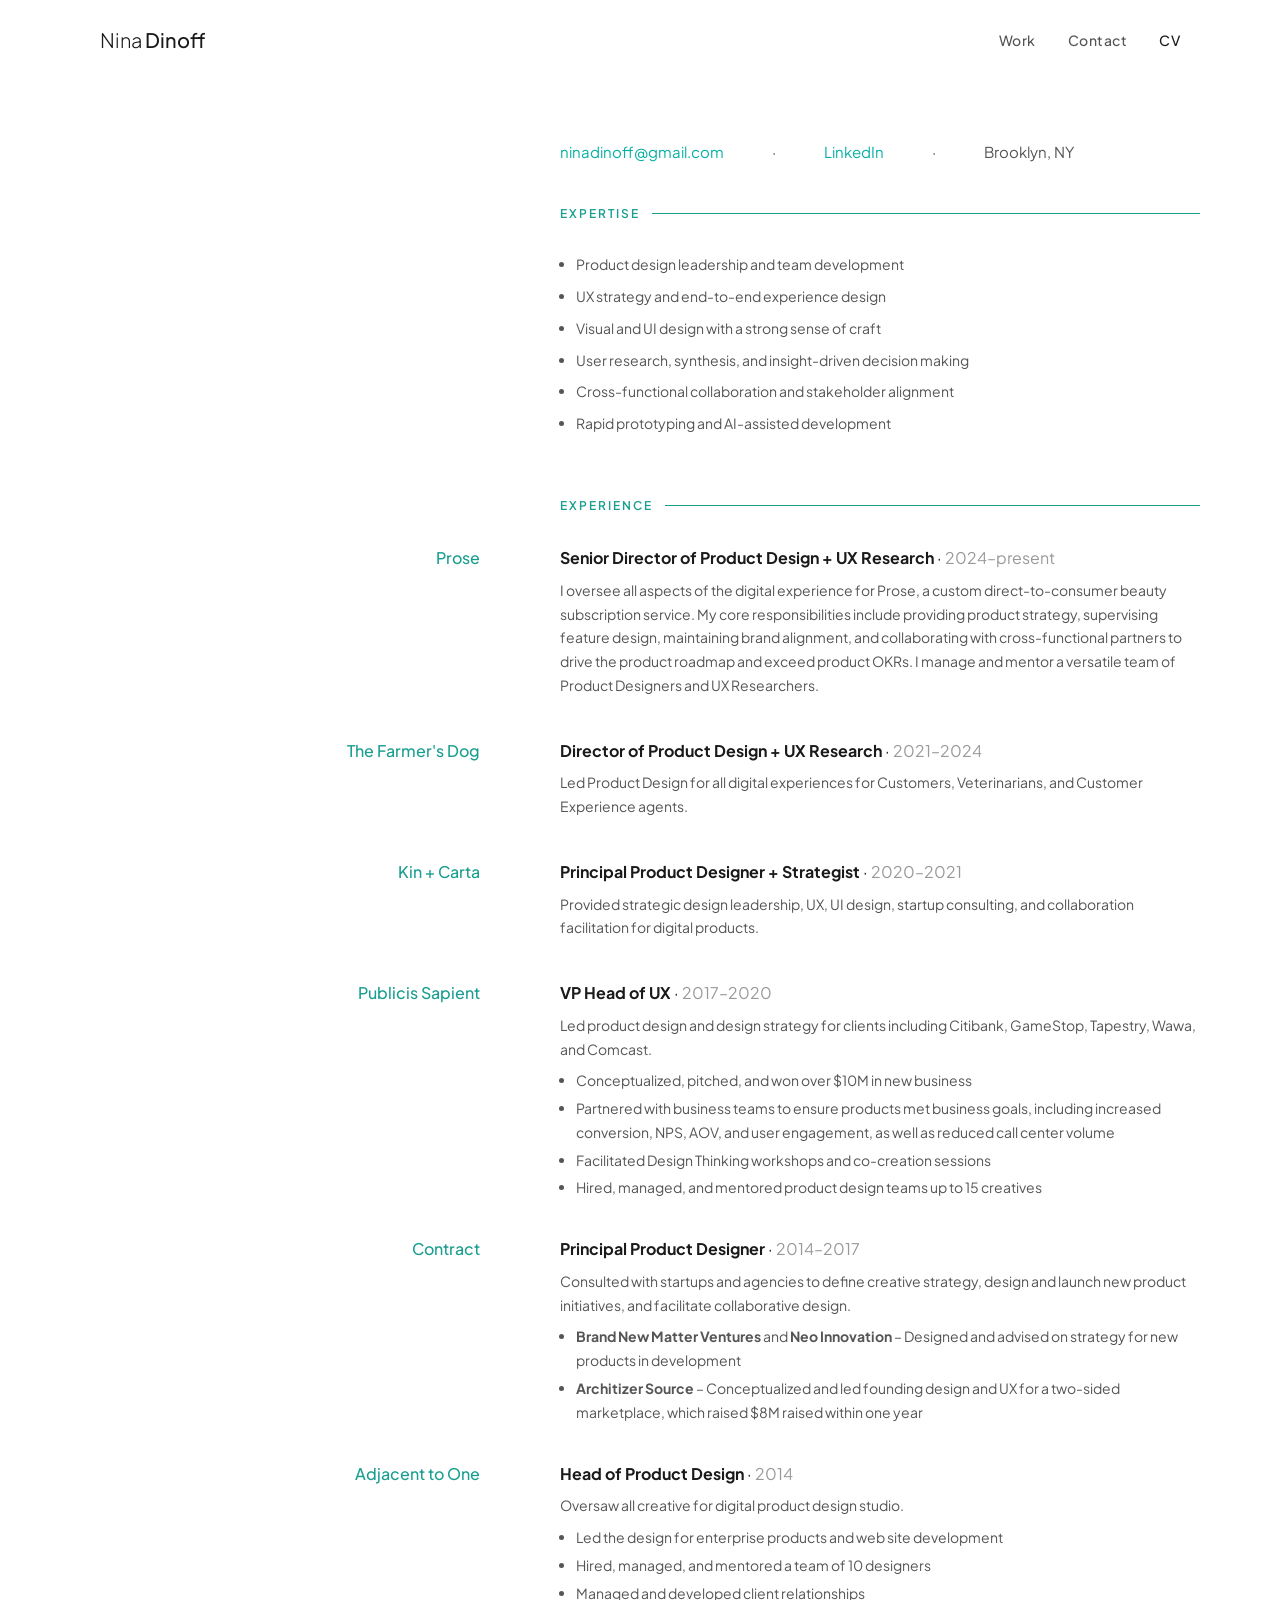
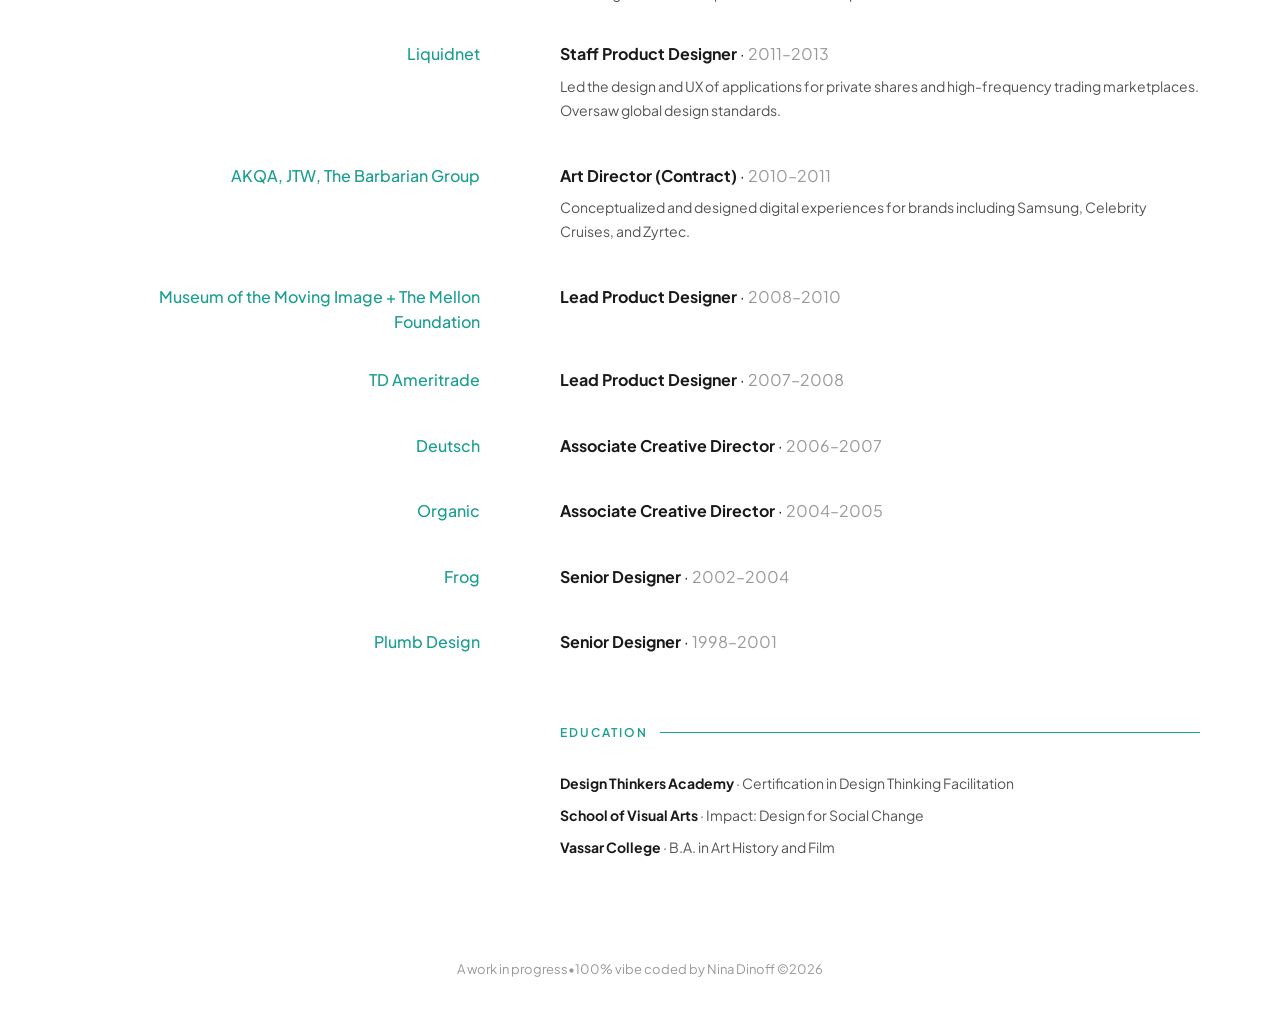
<file: cv.html>
<!DOCTYPE html>
<html lang="en">
<head>
<meta charset="UTF-8">
<meta name="viewport" content="width=device-width, initial-scale=1.0">
<title>Nina Dinoff — CV</title>
<link rel="stylesheet" href="styles.css">
<style>
  .cv {
    max-width: 1200px;
    margin: 0 auto;
    padding: 0 40px;
  }

  /* ── Intro ── */
  .cv-intro {
    display: flex;
    gap: 80px;
    align-items: start;
    padding: 60px 0 40px;
  }
  .cv-intro-left {
    width: 400px;
    flex-shrink: 0;
  }
  .cv-intro-left h1 {
    font-size: 43px;
    font-weight: 400;
    line-height: 53px;
    color: #1a1a1a;
  }
  .cv-intro-right {
    flex: 1;
  }
  .cv-intro-right p {
    font-size: 20px;
    font-weight: 400;
    line-height: 36px;
    color: #1a1a1a;
  }
  .cv-intro-right .cv-contact-row {
    display: flex;
    gap: 32px;
    margin-top: 16px;
    font-size: 14px;
  }
  .cv-intro-right .cv-contact-row a {
    color: #06b0a4;
    text-decoration: none;
  }
  .cv-intro-right .cv-contact-row span {
    color: #555;
  }

  /* ── Section eyebrow ── */
  .cv-section-label {
    font-size: 12px;
    font-weight: 600;
    letter-spacing: 2px;
    text-transform: uppercase;
    color: #1a9e8f;
    margin-bottom: 30px;
    padding-left: 480px;
    display: flex;
    align-items: center;
    gap: 12px;
  }
  .cv-section-label::after {
    content: '';
    flex: 1;
    height: 1px;
    background: #1a9e8f;
  }

  /* ── Experience entries ── */
  .cv-entries {
    display: flex;
    flex-direction: column;
    gap: 32px;
    margin-bottom: 60px;
  }
  .cv-entry {
    display: flex;
    gap: 80px;
    align-items: baseline;
  }
  .cv-date {
    width: 400px;
    flex-shrink: 0;
    font-size: 16px;
    font-weight: 500;
    color: #1a9e8f;
    text-align: right;
  }
  .cv-details {
    flex: 1;
  }
  .cv-details h3 {
    font-size: 16px;
    font-weight: 400;
    color: #1a1a1a;
    margin-bottom: 8px;
  }
  .cv-details h3 .cv-title {
    font-weight: 700;
  }
  .cv-details .cv-company {
    color: #999;
    font-weight: 400;
  }
  .cv-details p {
    font-size: 14px;
    line-height: 1.7;
    color: #555;
    margin-bottom: 8px;
  }
  .cv-details ul {
    font-size: 14px;
    line-height: 1.7;
    color: #555;
    padding-left: 16px;
    margin: 0;
  }
  .cv-details li {
    margin-bottom: 4px;
  }

  /* ── Expertise / Education / Contact content ── */
  .cv-content-right {
    padding-left: 480px;
    margin-bottom: 60px;
  }
  .cv-content-right ul {
    display: flex;
    flex-direction: column;
    gap: 8px;
    font-size: 14px;
    line-height: 1.7;
    color: #555;
    padding-left: 16px;
  }
  .cv-content-right p {
    font-size: 14px;
    line-height: 1.7;
    color: #555;
    margin-bottom: 8px;
  }
  .cv-content-right p span {
    font-weight: 700;
    color: #1a1a1a;
  }
  .cv-content-right .contact-row {
    display: flex;
    gap: 48px;
    flex-wrap: wrap;
  }
  .cv-content-right .contact-row a {
    font-size: 14px;
    color: #06b0a4;
    text-decoration: none;
  }
  .cv-content-right .contact-row a:hover {
    text-decoration: underline;
  }
  .cv-content-right .contact-row span {
    font-size: 14px;
    color: #555;
    font-weight: 400;
  }

  .cv-footer {
    font-size: 13px;
    color: #999;
    padding: 24px 0 48px;
    padding-left: 480px;
  }

  @media (max-width: 768px) {
    .cv { padding: 0 28px; }
    .cv-intro { flex-direction: column; gap: 24px; }
    .cv-intro-left { width: 100%; }
    .cv-entry { flex-direction: column; gap: 4px; }
    .cv-date { width: 100%; text-align: left; }
    .cv-section-label, .cv-content-right, .cv-footer { padding-left: 0; }
  }
</style>
</head>
<body>

<div class="nav-wrapper">
<nav class="nav">
  <a href="index.html" class="nav-name">Nina <span>Dinoff</span></a>
  <button class="nav-toggle" onclick="this.classList.toggle('open');this.nextElementSibling.classList.toggle('open')"><span></span><span></span><span></span></button>
  <ul class="nav-links">
    <li><a href="index.html#work">Work</a></li>
    <li><a href="index.html#contact">Contact</a></li>
    <li><a href="cv.html" class="active">CV</a></li>
  </ul>
</nav>
</div>

<div class="cv">

  <!-- ════════════════ INTRO ════════════════ -->
  <div class="cv-intro">
    <div class="cv-intro-left">
    </div>
    <div class="cv-intro-right">
      <div class="contact-info">
        <a href="mailto:ninadinoff@gmail.com">ninadinoff@gmail.com</a><span class="dot"> · </span><a href="https://www.linkedin.com/in/ninadinoff" target="_blank">LinkedIn</a><span class="dot"> · </span><span>Brooklyn, NY</span>
      </div>
    </div>
  </div>

  <!-- ════════════════ EXPERTISE ════════════════ -->
  <div class="cv-section-label">Expertise</div>
  <div class="cv-content-right">
    <ul>
      <li>Product design leadership and team development</li>
      <li>UX strategy and end-to-end experience design</li>
      <li>Visual and UI design with a strong sense of craft</li>
      <li>User research, synthesis, and insight-driven decision making</li>
      <li>Cross-functional collaboration and stakeholder alignment</li>
      <li>Rapid prototyping and AI-assisted development</li>
    </ul>
  </div>

  <!-- ════════════════ EXPERIENCE ════════════════ -->
  <div class="cv-section-label">Experience</div>
  <div class="cv-entries">

    <div class="cv-entry">
      <div class="cv-date">Prose</div>
      <div class="cv-details">
        <h3><span class="cv-title">Senior Director of Product Design + UX Research</span> · <span class="cv-company">2024–present</span></h3>
        <p>I oversee all aspects of the digital experience for Prose, a custom direct-to-consumer beauty subscription service. My core responsibilities include providing product strategy, supervising feature design, maintaining brand alignment, and collaborating with cross-functional partners to drive the product roadmap and exceed product OKRs. I manage and mentor a versatile team of Product Designers and UX Researchers.</p>
      </div>
    </div>

    <div class="cv-entry">
      <div class="cv-date">The Farmer's Dog</div>
      <div class="cv-details">
        <h3><span class="cv-title">Director of Product Design + UX Research</span> · <span class="cv-company">2021–2024</span></h3>
        <p>Led Product Design for all digital experiences for Customers, Veterinarians, and Customer Experience agents.</p>
      </div>
    </div>

    <div class="cv-entry">
      <div class="cv-date">Kin + Carta</div>
      <div class="cv-details">
        <h3><span class="cv-title">Principal Product Designer + Strategist</span> · <span class="cv-company">2020–2021</span></h3>
        <p>Provided strategic design leadership, UX, UI design, startup consulting, and collaboration facilitation for digital products.</p>
      </div>
    </div>

    <div class="cv-entry">
      <div class="cv-date">Publicis Sapient</div>
      <div class="cv-details">
        <h3><span class="cv-title">VP Head of UX</span> · <span class="cv-company">2017–2020</span></h3>
        <p>Led product design and design strategy for clients including Citibank, GameStop, Tapestry, Wawa, and Comcast.</p>
        <ul>
          <li>Conceptualized, pitched, and won over $10M in new business</li>
          <li>Partnered with business teams to ensure products met business goals, including increased conversion, NPS, AOV, and user engagement, as well as reduced call center volume</li>
          <li>Facilitated Design Thinking workshops and co-creation sessions</li>
          <li>Hired, managed, and mentored product design teams up to 15 creatives</li>
        </ul>
      </div>
    </div>

    <div class="cv-entry">
      <div class="cv-date">Contract</div>
      <div class="cv-details">
        <h3><span class="cv-title">Principal Product Designer</span> · <span class="cv-company">2014–2017</span></h3>
        <p>Consulted with startups and agencies to define creative strategy, design and launch new product initiatives, and facilitate collaborative design.</p>
        <ul>
          <li><strong>Brand New Matter Ventures</strong> and <strong>Neo Innovation</strong> – Designed and advised on strategy for new products in development</li>
          <li><strong>Architizer Source</strong> – Conceptualized and led founding design and UX for a two-sided marketplace, which raised $8M raised within one year</li>
        </ul>
      </div>
    </div>

    <div class="cv-entry">
      <div class="cv-date">Adjacent to One</div>
      <div class="cv-details">
        <h3><span class="cv-title">Head of Product Design</span> · <span class="cv-company">2014</span></h3>
        <p>Oversaw all creative for digital product design studio.</p>
        <ul>
          <li>Led the design for enterprise products and web site development</li>
          <li>Hired, managed, and mentored a team of 10 designers</li>
          <li>Managed and developed client relationships</li>
        </ul>
      </div>
    </div>

    <div class="cv-entry">
      <div class="cv-date">Liquidnet</div>
      <div class="cv-details">
        <h3><span class="cv-title">Staff Product Designer</span> · <span class="cv-company">2011–2013</span></h3>
        <p>Led the design and UX of applications for private shares and high-frequency trading marketplaces. Oversaw global design standards.</p>
      </div>
    </div>

    <div class="cv-entry">
      <div class="cv-date">AKQA, JTW, The Barbarian Group</div>
      <div class="cv-details">
        <h3><span class="cv-title">Art Director (Contract)</span> · <span class="cv-company">2010–2011</span></h3>
        <p>Conceptualized and designed digital experiences for brands including Samsung, Celebrity Cruises, and Zyrtec.</p>
      </div>
    </div>

    <div class="cv-entry">
      <div class="cv-date">Museum of the Moving Image + The Mellon Foundation</div>
      <div class="cv-details">
        <h3><span class="cv-title">Lead Product Designer</span> · <span class="cv-company">2008–2010</span></h3>
      </div>
    </div>

    <div class="cv-entry">
      <div class="cv-date">TD Ameritrade</div>
      <div class="cv-details">
        <h3><span class="cv-title">Lead Product Designer</span> · <span class="cv-company">2007–2008</span></h3>
      </div>
    </div>

    <div class="cv-entry">
      <div class="cv-date">Deutsch</div>
      <div class="cv-details">
        <h3><span class="cv-title">Associate Creative Director</span> · <span class="cv-company">2006–2007</span></h3>
      </div>
    </div>

    <div class="cv-entry">
      <div class="cv-date">Organic</div>
      <div class="cv-details">
        <h3><span class="cv-title">Associate Creative Director</span> · <span class="cv-company">2004–2005</span></h3>
      </div>
    </div>

    <div class="cv-entry">
      <div class="cv-date">Frog</div>
      <div class="cv-details">
        <h3><span class="cv-title">Senior Designer</span> · <span class="cv-company">2002–2004</span></h3>
      </div>
    </div>

    <div class="cv-entry">
      <div class="cv-date">Plumb Design</div>
      <div class="cv-details">
        <h3><span class="cv-title">Senior Designer</span> · <span class="cv-company">1998–2001</span></h3>
      </div>
    </div>

  </div>

  <!-- ════════════════ EDUCATION ════════════════ -->
  <div class="cv-section-label">Education</div>
  <div class="cv-content-right">
    <p><span>Design Thinkers Academy</span> · Certification in Design Thinking Facilitation</p>
    <p><span>School of Visual Arts</span> · Impact: Design for Social Change</p>
    <p><span>Vassar College</span> · B.A. in Art History and Film</p>
  </div>


</div>

<div class="global-footer"><span>A work in progress</span><span class="dot"> &bull; </span><span>100% vibe coded by Nina Dinoff &copy;2026</span></div>
<script src="scroll-animate.js"></script>
</body>
</html>
</file>
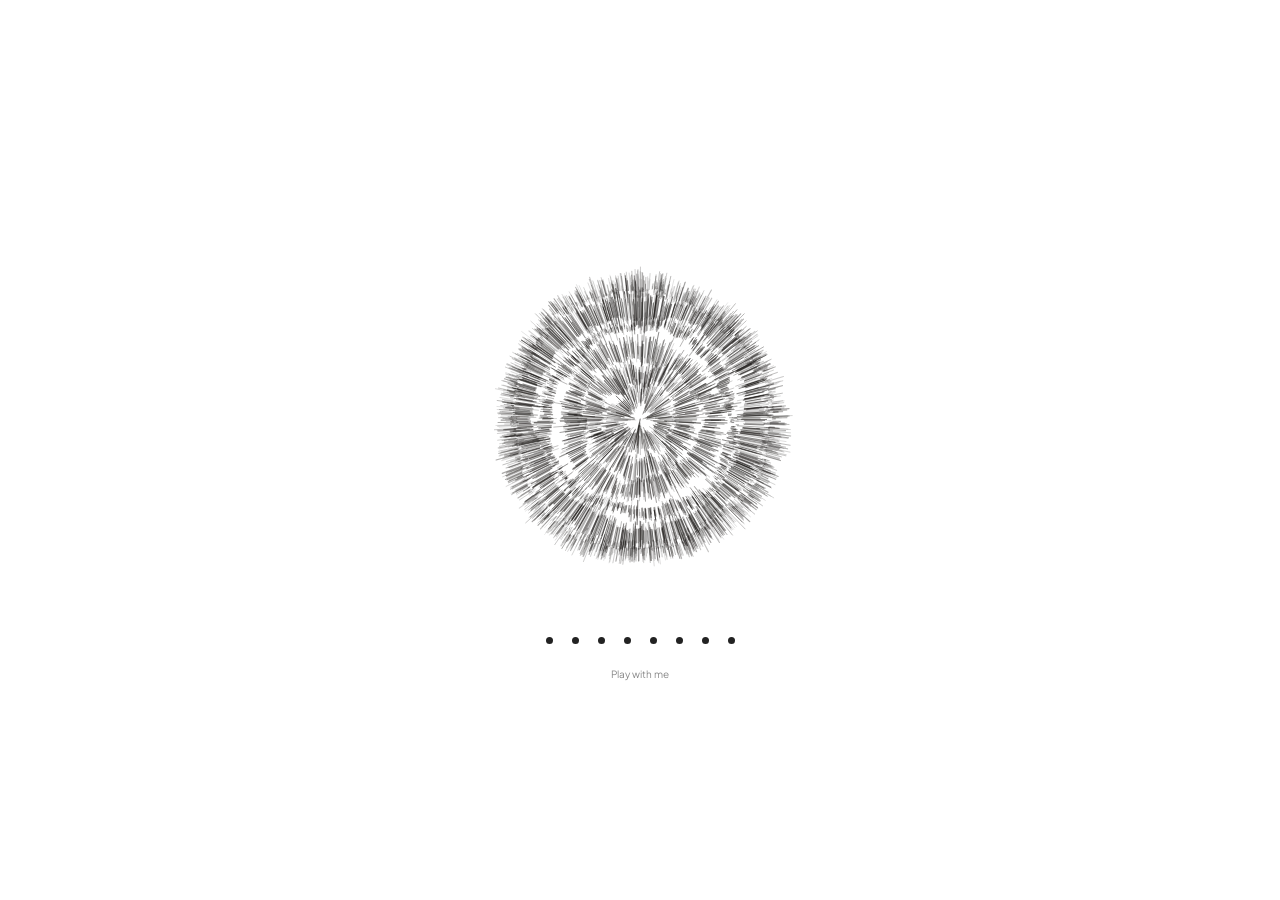
<file: radial-art.html>
<!DOCTYPE html>
<html lang="en">
<head>
<meta charset="UTF-8">
<meta name="viewport" content="width=device-width, initial-scale=1.0">
<link href="https://fonts.googleapis.com/css2?family=Plus+Jakarta+Sans:wght@400&display=swap" rel="stylesheet">
<title>Radial Burst</title>
<style>
  * { margin: 0; padding: 0; box-sizing: border-box; }
  body {
    display: flex;
    justify-content: center;
    align-items: center;
    min-height: 100vh;
    background: #fff;
    font-family: -apple-system, system-ui, sans-serif;
  }

  .artwork-wrapper {
    display: flex;
    flex-direction: column;
    align-items: center;
    gap: 0;
    position: relative;
  }

  canvas {
    background: #fff;
    cursor: crosshair;
    touch-action: none;
    display: block;
  }

  /* --- Dot controls --- */
  .dot-controls {
    display: flex;
    flex-direction: row;
    gap: 2px;
    padding-top: 8px;
    order: 2;
  }

  .dot-ctrl {
    position: relative;
    display: flex;
    align-items: center;
  }

  .dot-ctrl .dot {
    width: 24px;
    height: 24px;
    border-radius: 50%;
    background: none;
    cursor: pointer;
    flex-shrink: 0;
    transition: transform 0.2s ease;
    display: flex;
    align-items: center;
    justify-content: center;
  }

  .dot-ctrl .dot::after {
    content: '';
    width: 7px;
    height: 7px;
    border-radius: 50%;
    background: #222;
    display: block;
    transition: transform 0.2s ease;
  }

  .dot-ctrl:hover .dot::after,
  .dot-ctrl.active .dot::after {
    transform: scale(1.4);
  }

  .dot-ctrl .slider-panel {
    position: absolute;
    left: 50%;
    bottom: auto;
    top: 100%;
    transform: translateX(-50%) translateY(4px);
    background: rgba(255,255,255,0.97);
    border: 1px solid #ddd;
    border-radius: 6px;
    padding: 8px 12px;
    white-space: nowrap;
    opacity: 0;
    pointer-events: none;
    transition: opacity 0.2s ease, transform 0.2s ease;
    box-shadow: 0 2px 8px rgba(0,0,0,0.06);
    z-index: 10;
    display: flex;
    align-items: center;
    gap: 8px;
  }

  .dot-ctrl.active .slider-panel {
    opacity: 1;
    pointer-events: auto;
    transform: translateX(-50%) translateY(4px);
  }

  .slider-panel .ctrl-label {
    font-size: 10px;
    color: #888;
    min-width: 48px;
  }

  .slider-panel input[type="range"] {
    width: 90px;
    margin: 0;
    accent-color: #555;
    height: 12px;
  }

  .slider-panel .ctrl-val {
    font-size: 10px;
    font-weight: 600;
    color: #333;
    min-width: 28px;
    text-align: right;
  }

  .capsule-toggle {
    display: none;
  }

  @media (max-width: 380px) {
    body {
      align-items: flex-start;
      padding-top: 12px;
    }

    .artwork-wrapper {
      flex-direction: column;
      width: 100%;
      padding: 0;
      align-items: center;
    }

    .dot-controls {
      flex-direction: row;
      flex-wrap: nowrap;
      justify-content: center;
      padding: 8px 0;
      order: 2;
      position: relative;
    }

    .dot-ctrl {
      position: relative;
      display: none;
    }

    .dot-controls.expanded .dot-ctrl {
      display: flex;
    }

    .dot-ctrl .dot {
      width: 32px;
      height: 32px;
      display: flex;
      align-items: center;
      justify-content: center;
      background: none;
      border-radius: 50%;
    }

    .dot-ctrl .dot::after {
      content: '';
      width: 8px;
      height: 8px;
      border-radius: 50%;
      background: #222;
      display: block;
    }

    .capsule-toggle {
      display: flex;
      width: 40px;
      height: 32px;
      border-radius: 4px;
      background: none;
      border: none;
      cursor: pointer;
      margin: 0 auto;
      padding: 0;
      align-items: center;
      justify-content: center;
    }
    .capsule-toggle::after {
      content: '';
      width: 40px;
      height: 8px;
      border-radius: 4px;
      background: #222;
    }

    .dot-controls.expanded .capsule-toggle {
      display: none;
    }

    .dot-ctrl .slider-panel {
      display: none;
    }

    .mobile-slider {
      display: flex;
      align-items: center;
      gap: 8px;
      padding: 8px 16px;
      background: rgba(255,255,255,0.97);
      border: 1px solid #ddd;
      border-radius: 8px;
      margin: 0 12px;
      order: 3;
      box-shadow: 0 2px 8px rgba(0,0,0,0.06);
    }

    .mobile-slider .ctrl-label {
      font-size: 11px;
      color: #888;
      min-width: 44px;
    }

    .mobile-slider input[type="range"] {
      flex: 1;
      margin: 0;
      accent-color: #555;
      height: 14px;
    }

    .mobile-slider .ctrl-val {
      font-size: 11px;
      font-weight: 600;
      color: #333;
      min-width: 32px;
      text-align: right;
    }
  }
</style>
</head>
<body>

<div class="artwork-wrapper">
  <div class="dot-controls">
    <div class="dot-ctrl" data-ctrl="reach">
      <div class="dot"></div>
      <div class="slider-panel">
        <span class="ctrl-label">reach</span>
        <input type="range" id="s-reach" min="15" max="120" value="50" step="1">
        <span class="ctrl-val" id="v-reach">50</span>
      </div>
    </div>

    <div class="dot-ctrl" data-ctrl="strength">
      <div class="dot"></div>
      <div class="slider-panel">
        <span class="ctrl-label">push</span>
        <input type="range" id="s-strength" min="0.1" max="5" value="1.2" step="0.1">
        <span class="ctrl-val" id="v-strength">1.2</span>
      </div>
    </div>

    <div class="dot-ctrl" data-ctrl="maxpush">
      <div class="dot"></div>
      <div class="slider-panel">
        <span class="ctrl-label">max</span>
        <input type="range" id="s-maxpush" min="3" max="40" value="12" step="1">
        <span class="ctrl-val" id="v-maxpush">12</span>
      </div>
    </div>

    <div class="dot-ctrl" data-ctrl="spring">
      <div class="dot"></div>
      <div class="slider-panel">
        <span class="ctrl-label">return</span>
        <input type="range" id="s-spring" min="0.002" max="0.05" value="0.008" step="0.002">
        <span class="ctrl-val" id="v-spring">0.008</span>
      </div>
    </div>

    <div class="dot-ctrl" data-ctrl="damping">
      <div class="dot"></div>
      <div class="slider-panel">
        <span class="ctrl-label">smooth</span>
        <input type="range" id="s-damping" min="0.9" max="0.995" value="0.95" step="0.005">
        <span class="ctrl-val" id="v-damping">0.95</span>
      </div>
    </div>

    <div class="dot-ctrl" data-ctrl="drift">
      <div class="dot"></div>
      <div class="slider-panel">
        <span class="ctrl-label">drift</span>
        <input type="range" id="s-drift" min="0.92" max="0.995" value="0.97" step="0.005">
        <span class="ctrl-val" id="v-drift">0.97</span>
      </div>
    </div>

    <div class="dot-ctrl" data-ctrl="density">
      <div class="dot"></div>
      <div class="slider-panel">
        <span class="ctrl-label">density</span>
        <input type="range" id="s-density" min="0.4" max="2.0" value="0.8" step="0.1">
        <span class="ctrl-val" id="v-density">0.8</span>
      </div>
    </div>

    <div class="dot-ctrl" data-ctrl="spread">
      <div class="dot"></div>
      <div class="slider-panel">
        <span class="ctrl-label">gaps</span>
        <input type="range" id="s-spread" min="0" max="1.5" value="1" step="0.05">
        <span class="ctrl-val" id="v-spread">1</span>
      </div>
    </div>
    <button class="capsule-toggle" onclick="this.parentElement.classList.add('expanded'); this.style.display='none';"></button>
  </div>

  <canvas id="c" style="order:1"></canvas>
  <p class="play-hint" style="order:4; font-family:'Plus Jakarta Sans',sans-serif; font-size:10px; color:#888; margin:16px 0 0; text-align:center;">Play with me</p>
  <div class="mobile-slider" id="mobile-slider" style="display:none; order:3;">
    <span class="ctrl-label" id="ms-label">reach</span>
    <input type="range" id="ms-range">
    <span class="ctrl-val" id="ms-val">50</span>
  </div>
</div>

<script>
(() => {
  const canvas = document.getElementById('c');
  const ctx = canvas.getContext('2d');

  // --- Config ---
  const BASE_SIZE = 400;
  let size = BASE_SIZE;
  let dpr = window.devicePixelRatio || 1;
  let cx, cy;

  const RING_COUNT = 7;
  const CENTER_HOLE_RATIO = 0.032;
  const MAX_RADIUS_RATIO = 0.44;
  const GAP_RATIO = 0.004;
  let SPREAD = 1.0;              // 1 = full size, 0.5 = half size, rings squeezed toward center

  const LINE_ALPHA = 0.42;
  const LINE_WIDTH_MIN = 0.4;
  const LINE_WIDTH_MAX = 1.2;

  const RING_LOAD_DURATION = 700;
  const RING_LOAD_STAGGER = 250;

  const RING_NOISE_OCTAVES = 3;
  const RING_NOISE_AMP = 0.35;

  // --- Tunable params ---
  let REPULSE_RADIUS = 50;
  let REPULSE_STRENGTH = 1.2;
  let MAX_RADIAL_PUSH = 12;
  let SPRING = 0.008;          // slower return spring
  let DAMPING = 0.95;
  let RETURN_DRAG = 0.97;      // extra drag on the way back (higher = driftier)
  let DENSITY = 0.8;

  function ringNoise(angle, ringIndex, layer) {
    let val = 0, amp = 1, freq = 1;
    for (let o = 0; o < RING_NOISE_OCTAVES; o++) {
      const phase = (ringIndex * 73.17 + layer * 137.31 + o * 51.7);
      val += amp * Math.sin(angle * (3 + o * 2) * freq + phase);
      val += amp * 0.5 * Math.sin(angle * (7 + o * 3) * freq + phase * 1.3);
      amp *= 0.5;
      freq *= 1.8;
    }
    return val / 2.5;
  }

  // --- State ---
  let lines = [];
  let mouse = { x: -9999, y: -9999, active: false };
  let loadStartTime = 0;

  // --- Line class ---
  class Line {
    constructor(ring, angle, innerR, outerR, isOuterEdge) {
      this.ring = ring;
      this.angle = angle + (Math.random() - 0.5) * 0.06;

      const span = outerR - innerR;
      const lenVar = 0.6 + Math.random() * 0.4;
      this.baseInnerR = innerR + (Math.random() - 0.5) * 2;
      this.baseOuterR = innerR + span * lenVar + (Math.random() - 0.5) * 1.5;

      if (Math.random() < 0.25) this.baseOuterR += span * 0.3 * Math.random();
      if (Math.random() < 0.2) this.baseInnerR -= span * 0.25 * Math.random();

      if (isOuterEdge) this.baseOuterR *= 0.82 + Math.random() * 0.22;

      this.radialOffset = 0;
      this.radialVel = 0;
      this.breathePhase = Math.random() * Math.PI * 2;
      this.breatheSpeed = 0.0006 + Math.random() * 0.0006;
      this.breatheAmp = 0.8 + Math.random() * 1.2;
      this.driftPhase = Math.random() * Math.PI * 2;
      this.driftSpeed = 0.0002 + Math.random() * 0.0003;
      this.driftAmp = 0.5 + Math.random() * 1.0;

      this.cosA = Math.cos(this.angle);
      this.sinA = Math.sin(this.angle);

      this.width = LINE_WIDTH_MIN + Math.random() * (LINE_WIDTH_MAX - LINE_WIDTH_MIN);
      this.alpha = LINE_ALPHA * (0.6 + Math.random() * 0.8);
      this.loadProgress = 0;
    }

    update(now) {
      const ringStart = loadStartTime + this.ring * RING_LOAD_STAGGER;
      const elapsed = now - ringStart;
      if (elapsed < 0) { this.loadProgress = 0; return; }
      if (elapsed < RING_LOAD_DURATION) {
        const t = elapsed / RING_LOAD_DURATION;
        this.loadProgress = 1 - Math.pow(1 - t, 3);
      } else {
        this.loadProgress = 1;
      }

      // Ambient floating — two overlapping waves for organic drift
      const breathe = Math.sin(now * this.breatheSpeed + this.breathePhase);
      const drift = Math.sin(now * this.driftSpeed + this.driftPhase);
      this.radialVel += breathe * this.breatheAmp * 0.012;
      this.radialVel += drift * this.driftAmp * 0.007;

      // Repulsion — push outward along radial axis only
      if (mouse.active) {
        const midR = (this.baseInnerR + this.baseOuterR) / 2 + this.radialOffset;
        const midX = cx + this.cosA * midR;
        const midY = cy + this.sinA * midR;
        const dx = midX - mouse.x;
        const dy = midY - mouse.y;
        const distSq = dx * dx + dy * dy;
        const radiusSq = REPULSE_RADIUS * REPULSE_RADIUS;
        if (distSq < radiusSq && distSq > 0.01) {
          const dist = Math.sqrt(distSq);
          const t = 1 - dist / REPULSE_RADIUS;
          const falloff = t * t * (3 - 2 * t);
          const radialDot = (dx / dist) * this.cosA + (dy / dist) * this.sinA;
          const outward = Math.max(0, radialDot);
          this.radialVel += outward * falloff * REPULSE_STRENGTH;
        }
      }

      // Asymmetric: bounce out fast, return at 1/3 the rate
      const isReturning = (this.radialOffset > 0 && this.radialVel < 0) ||
                          (this.radialOffset > 0.5 && !mouse.active);
      const springForce = isReturning ? SPRING / 3 : SPRING;
      this.radialVel -= this.radialOffset * springForce;
      this.radialVel *= isReturning ? DAMPING * RETURN_DRAG : DAMPING;
      this.radialOffset += this.radialVel;

      if (this.radialOffset > MAX_RADIAL_PUSH) {
        this.radialOffset = MAX_RADIAL_PUSH;
        this.radialVel *= 0.3;
      }
      if (this.radialOffset < -1) {
        this.radialOffset = -1;
        this.radialVel *= 0.3;
      }
    }

    draw(ctx) {
      if (this.loadProgress <= 0.01) return;

      const p = this.loadProgress;
      const ro = this.radialOffset;

      const x1 = cx + this.cosA * (this.baseInnerR + ro);
      const y1 = cy + this.sinA * (this.baseInnerR + ro);
      const fx2 = cx + this.cosA * (this.baseOuterR + ro);
      const fy2 = cy + this.sinA * (this.baseOuterR + ro);

      const x2 = x1 + (fx2 - x1) * p;
      const y2 = y1 + (fy2 - y1) * p;

      ctx.beginPath();
      ctx.moveTo(x1, y1);
      ctx.lineTo(x2, y2);
      ctx.strokeStyle = `rgba(15, 12, 10, ${this.alpha * p})`;
      ctx.lineWidth = this.width;
      ctx.lineCap = 'round';
      ctx.stroke();
    }
  }

  // --- Generate lines ---
  function generateLines() {
    lines = [];
    const centerHole = size * CENTER_HOLE_RATIO;
    const fullMaxRadius = size * MAX_RADIUS_RATIO;
    // Structure shrinks as gaps decrease
    const maxRadius = centerHole + (fullMaxRadius - centerHole) * (0.5 + SPREAD * 0.5);
    const totalSpan = maxRadius - centerHole;
    const ringWidth = totalSpan / RING_COUNT;
    const gap = size * GAP_RATIO;

    for (let r = 0; r < RING_COUNT; r++) {
      const nominalInner = centerHole + r * ringWidth;
      const nominalOuter = centerHole + (r + 1) * ringWidth;
      const isOuterEdge = (r >= RING_COUNT - 2);
      const isOuterFive = (r >= 2);

      // SPREAD controls all white gaps: 1 = full gaps, 0 = no gaps (rings merge)
      let ringGap = isOuterFive ? 0 : gap * SPREAD;
      const extraGapAtBoundary = size * 0.018 * SPREAD;
      if (r === 2) ringGap = gap * SPREAD;
      if (r === 3) ringGap = extraGapAtBoundary;

      const thisRingWidth = nominalOuter - nominalInner;
      const avgR = (nominalInner + nominalOuter) / 2;
      const circumference = 2 * Math.PI * avgR;
      const d = isOuterEdge ? Math.max(0.4, DENSITY - 0.15) : DENSITY;
      const count = Math.floor(circumference / d);

      for (let i = 0; i < count; i++) {
        const baseAngle = (i / count) * Math.PI * 2;
        const jitter = (Math.random() - 0.5) * (Math.PI * 2 / count) * 0.6;
        const angle = baseAngle + jitter;

        const noiseInner = ringNoise(angle, r, 0) * RING_NOISE_AMP * thisRingWidth;
        const noiseOuter = ringNoise(angle, r, 1) * RING_NOISE_AMP * thisRingWidth;

        const innerR = nominalInner + ringGap + noiseInner;
        const outerR = nominalOuter - ringGap + noiseOuter;

        lines.push(new Line(r, angle, innerR, outerR, isOuterEdge));
      }

      // More bleed-through as spread decreases (gaps close = more overlap)
      const atBoundary = (r === 2 || r === 3);
      const overlapBoost = 1 + (1 - SPREAD) * 2; // more extras as gaps shrink
      const baseRatio = atBoundary ? 0.06 : (isOuterFive ? 0.3 : 0.12);
      const extraRatio = baseRatio * overlapBoost;
      const extras = Math.floor(count * extraRatio);
      for (let i = 0; i < extras; i++) {
        const angle = Math.random() * Math.PI * 2;
        const noiseInner = ringNoise(angle, r, 0) * RING_NOISE_AMP * thisRingWidth;
        const noiseOuter = ringNoise(angle, r, 1) * RING_NOISE_AMP * thisRingWidth;
        const bleedIn = atBoundary ? gap * 0.5 : (isOuterFive ? gap * 4 : gap * 1.5);
        const bleedOut = atBoundary ? gap * 0.5 : (isOuterFive ? gap * 3 : gap * 1.0);
        const innerR = nominalInner - bleedIn + noiseInner;
        const outerR = nominalOuter + bleedOut + noiseOuter;
        lines.push(new Line(r, angle, innerR, outerR, false));
      }
    }
  }

  // --- Resize ---
  function resize() {
    const isMobile = window.innerWidth <= 480;
    const maxW = isMobile ? window.innerWidth - 16 : BASE_SIZE;
    const maxH = isMobile ? window.innerHeight - 100 : BASE_SIZE;
    size = Math.min(BASE_SIZE, maxW, maxH);

    dpr = window.devicePixelRatio || 1;
    canvas.width = size * dpr;
    canvas.height = size * dpr;
    canvas.style.width = size + 'px';
    canvas.style.height = size + 'px';
    ctx.setTransform(dpr, 0, 0, dpr, 0, 0);

    cx = size / 2;
    cy = size / 2;

    generateLines();
    loadStartTime = performance.now();
  }

  // --- Input ---
  function getPos(e) {
    const rect = canvas.getBoundingClientRect();
    const scaleX = size / rect.width;
    const scaleY = size / rect.height;
    if (e.touches && e.touches.length > 0) {
      return { x: (e.touches[0].clientX - rect.left) * scaleX, y: (e.touches[0].clientY - rect.top) * scaleY };
    }
    return { x: (e.clientX - rect.left) * scaleX, y: (e.clientY - rect.top) * scaleY };
  }

  canvas.addEventListener('mousemove', (e) => { const p = getPos(e); mouse.x = p.x; mouse.y = p.y; mouse.active = true; });
  canvas.addEventListener('mouseleave', () => { mouse.active = false; mouse.x = -9999; mouse.y = -9999; });
  canvas.addEventListener('touchstart', (e) => { e.preventDefault(); const p = getPos(e); mouse.x = p.x; mouse.y = p.y; mouse.active = true; document.querySelectorAll('.dot-ctrl.active').forEach(el => el.classList.remove('active')); mobileSlider.style.display = 'none'; activeMobileCtrl = null; }, { passive: false });
  canvas.addEventListener('touchmove', (e) => { e.preventDefault(); const p = getPos(e); mouse.x = p.x; mouse.y = p.y; mouse.active = true; }, { passive: false });
  canvas.addEventListener('touchend', () => { mouse.active = false; mouse.x = -9999; mouse.y = -9999; });

  // --- Dot controls ---
  function bindSlider(id, valId, setter) {
    const slider = document.getElementById(id);
    const valEl = document.getElementById(valId);
    slider.addEventListener('input', () => {
      const v = parseFloat(slider.value);
      valEl.textContent = v;
      setter(v);
    });
  }

  bindSlider('s-reach', 'v-reach', (v) => { REPULSE_RADIUS = v; });
  bindSlider('s-strength', 'v-strength', (v) => { REPULSE_STRENGTH = v; });
  bindSlider('s-maxpush', 'v-maxpush', (v) => { MAX_RADIAL_PUSH = v; });
  bindSlider('s-spring', 'v-spring', (v) => { SPRING = v; });
  bindSlider('s-damping', 'v-damping', (v) => { DAMPING = v; });
  bindSlider('s-drift', 'v-drift', (v) => { RETURN_DRAG = v; });
  bindSlider('s-density', 'v-density', (v) => { DENSITY = v; generateLines(); loadStartTime = performance.now() - 5000; });
  bindSlider('s-spread', 'v-spread', (v) => { SPREAD = v; generateLines(); loadStartTime = performance.now() - 5000; });

  // Mobile slider wiring
  const mobileSlider = document.getElementById('mobile-slider');
  const msRange = document.getElementById('ms-range');
  const msLabel = document.getElementById('ms-label');
  const msVal = document.getElementById('ms-val');
  let activeMobileCtrl = null;

  function isMobile() { return window.innerWidth <= 480; }

  function showMobileSlider(ctrlName) {
    const dotCtrl = document.querySelector(`.dot-ctrl[data-ctrl="${ctrlName}"]`);
    const slider = dotCtrl.querySelector('input[type="range"]');
    const label = dotCtrl.querySelector('.ctrl-label').textContent;

    msLabel.textContent = label;
    msRange.min = slider.min;
    msRange.max = slider.max;
    msRange.step = slider.step;
    msRange.value = slider.value;
    msVal.textContent = slider.value;
    activeMobileCtrl = ctrlName;
    mobileSlider.style.display = 'flex';

    msRange.oninput = () => {
      slider.value = msRange.value;
      slider.dispatchEvent(new Event('input'));
      msVal.textContent = parseFloat(msRange.value);
    };
  }

  // Touch support for dots: tap to toggle active state
  document.querySelectorAll('.dot-ctrl .dot').forEach(dot => {
    dot.addEventListener('click', (e) => {
      const parent = dot.closest('.dot-ctrl');
      const ctrlName = parent.dataset.ctrl;
      const wasActive = parent.classList.contains('active');
      // close all
      document.querySelectorAll('.dot-ctrl.active').forEach(el => el.classList.remove('active'));
      // toggle this one
      if (!wasActive) {
        parent.classList.add('active');
        if (isMobile()) showMobileSlider(ctrlName);
      } else {
        mobileSlider.style.display = 'none';
        activeMobileCtrl = null;
      }
    });
  });

  // Close active dot control when clicking elsewhere
  document.addEventListener('click', (e) => {
    if (!e.target.closest('.dot-ctrl') && !e.target.closest('.mobile-slider')) {
      document.querySelectorAll('.dot-ctrl.active').forEach(el => el.classList.remove('active'));
      mobileSlider.style.display = 'none';
      activeMobileCtrl = null;
    }
  });

  // --- Animation loop ---
  function frame(now) {
    ctx.clearRect(0, 0, size, size);
    for (let i = 0; i < lines.length; i++) lines[i].update(now);
    for (let i = 0; i < lines.length; i++) lines[i].draw(ctx);
    requestAnimationFrame(frame);
  }

  // --- Init ---
  resize();
  window.addEventListener('resize', resize);
  requestAnimationFrame(frame);
})();
</script>
</body>
</html>
</file>
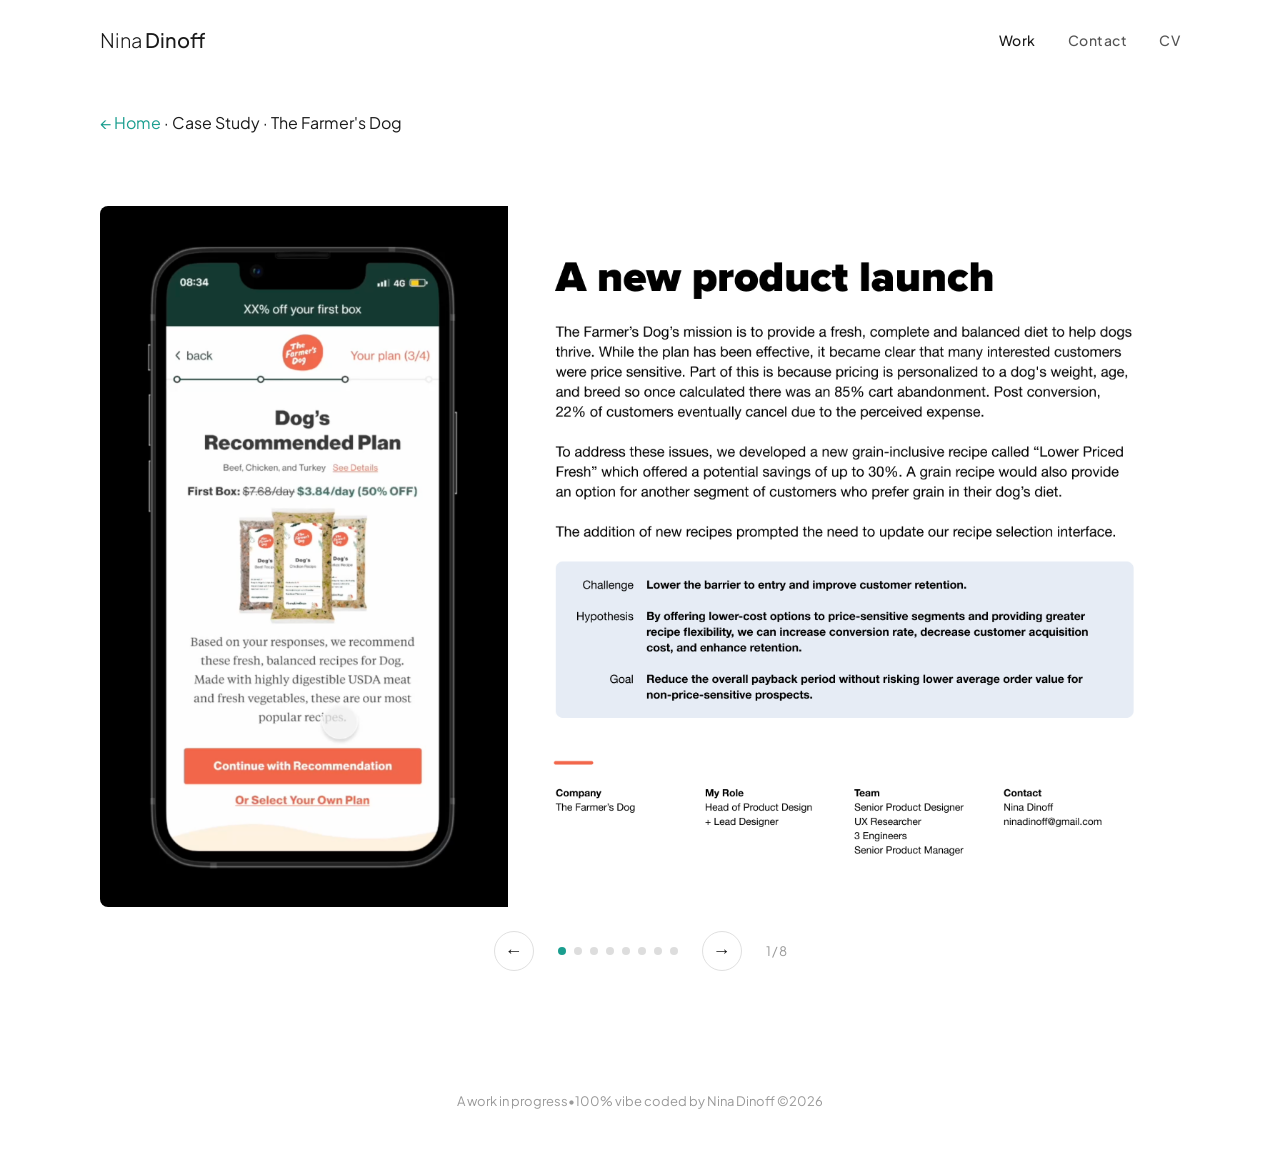
<file: TFD_CVR.html>
<!DOCTYPE html>
<html lang="en">
<head>
<meta charset="UTF-8">
<meta name="viewport" content="width=device-width, initial-scale=1.0">
<title>The Farmer's Dog — Product Expansion</title>
<link rel="stylesheet" href="styles.css">
<style>
  .slideshow {
    max-width: 1200px;
    margin: 0 auto;
    padding: 40px 60px 80px;
    position: relative;
  }
  .slideshow-container {
    position: relative;
    width: 100%;
    overflow: hidden;
    border-radius: 8px;
  }
  .slide {
    display: none;
    width: 100%;
  }
  .slide.active {
    display: block;
  }
  .slide img {
    width: 100%;
    height: auto;
    display: block;
  }
  .slideshow-controls {
    display: flex;
    align-items: center;
    justify-content: center;
    gap: 24px;
    margin-top: 24px;
  }
  .slide-arrow {
    background: none;
    border: 1px solid #e0e0e0;
    border-radius: 50%;
    width: 40px;
    height: 40px;
    display: flex;
    align-items: center;
    justify-content: center;
    cursor: pointer;
    font-size: 18px;
    color: #1a1a1a;
    transition: background 0.2s, border-color 0.2s;
  }
  .slide-arrow:hover {
    background: #f5f5f5;
    border-color: #ccc;
  }
  .slide-dots {
    display: flex;
    gap: 8px;
  }
  .slide-dot {
    width: 8px;
    height: 8px;
    border-radius: 50%;
    background: #ddd;
    border: none;
    cursor: pointer;
    padding: 0;
    transition: background 0.2s;
  }
  .slide-dot.active {
    background: #1a9e8f;
  }
  .slide-counter {
    font-size: 13px;
    color: #999;
    letter-spacing: -0.44px;
  }
  @media (max-width: 768px) {
    .slideshow { padding: 20px 28px 60px; }
  }
</style>
</head>
<body>

<div class="nav-wrapper">
<nav class="nav">
  <a href="index.html" class="nav-name">Nina <span>Dinoff</span></a>
  <button class="nav-toggle" onclick="this.classList.toggle('open');this.nextElementSibling.classList.toggle('open')"><span></span><span></span><span></span></button>
  <ul class="nav-links">
    <li><a href="index.html#work" class="active">Work</a></li>
    <li><a href="index.html#contact">Contact</a></li>
    <li><a href="cv.html">CV</a></li>
  </ul>
</nav>
</div>

<!-- ════════════════ BREADCRUMB ════════════════ -->
<div style="max-width:1200px; margin:0 auto; padding:30px 60px;">
  <div class="label"><a href="index.html" style="color:#1a9e8f; text-decoration:none;">&larr; Home</a> &middot; Case Study &middot; The Farmer's Dog</div>
</div>

<!-- ════════════════ SLIDESHOW ════════════════ -->
<div class="slideshow">
  <div class="slideshow-container">
    <div class="slide active"><img src="images/TFD_CVR/Frame 1.png" alt="Slide 1"></div>
    <div class="slide"><img src="images/TFD_CVR/Frame 2.png" alt="Slide 2"></div>
    <div class="slide"><img src="images/TFD_CVR/Frame 4.png" alt="Slide 3"></div>
    <div class="slide"><img src="images/TFD_CVR/Frame 5.png" alt="Slide 4"></div>
    <div class="slide"><img src="images/TFD_CVR/Frame 6.png" alt="Slide 5"></div>
    <div class="slide"><img src="images/TFD_CVR/Frame 7.png" alt="Slide 6"></div>
    <div class="slide"><img src="images/TFD_CVR/Frame 8.png" alt="Slide 7"></div>
    <div class="slide"><img src="images/TFD_CVR/Frame 9.png" alt="Slide 8"></div>
  </div>
  <div class="slideshow-controls">
    <button class="slide-arrow" id="prev-slide">&larr;</button>
    <div class="slide-dots" id="slide-dots"></div>
    <button class="slide-arrow" id="next-slide">&rarr;</button>
    <span class="slide-counter" id="slide-counter">1 / 8</span>
  </div>
</div>

<script>
  const slides = document.querySelectorAll('.slide');
  const dotsContainer = document.getElementById('slide-dots');
  const counter = document.getElementById('slide-counter');
  const total = slides.length;
  let current = 0;

  slides.forEach((_, i) => {
    const dot = document.createElement('button');
    dot.classList.add('slide-dot');
    if (i === 0) dot.classList.add('active');
    dot.addEventListener('click', () => goTo(i));
    dotsContainer.appendChild(dot);
  });

  function goTo(index) {
    slides[current].classList.remove('active');
    dotsContainer.children[current].classList.remove('active');
    current = index;
    slides[current].classList.add('active');
    dotsContainer.children[current].classList.add('active');
    counter.textContent = (current + 1) + ' / ' + total;
  }

  document.getElementById('prev-slide').addEventListener('click', () => {
    goTo(current === 0 ? total - 1 : current - 1);
  });

  document.getElementById('next-slide').addEventListener('click', () => {
    goTo(current === total - 1 ? 0 : current + 1);
  });

  document.addEventListener('keydown', (e) => {
    if (e.key === 'ArrowLeft') goTo(current === 0 ? total - 1 : current - 1);
    if (e.key === 'ArrowRight') goTo(current === total - 1 ? 0 : current + 1);
  });
</script>

<script src="scroll-animate.js"></script>
<div class="global-footer"><span>A work in progress</span><span class="dot"> &bull; </span><span>100% vibe coded by Nina Dinoff &copy;2026</span></div>
</body>
</html>
</file>
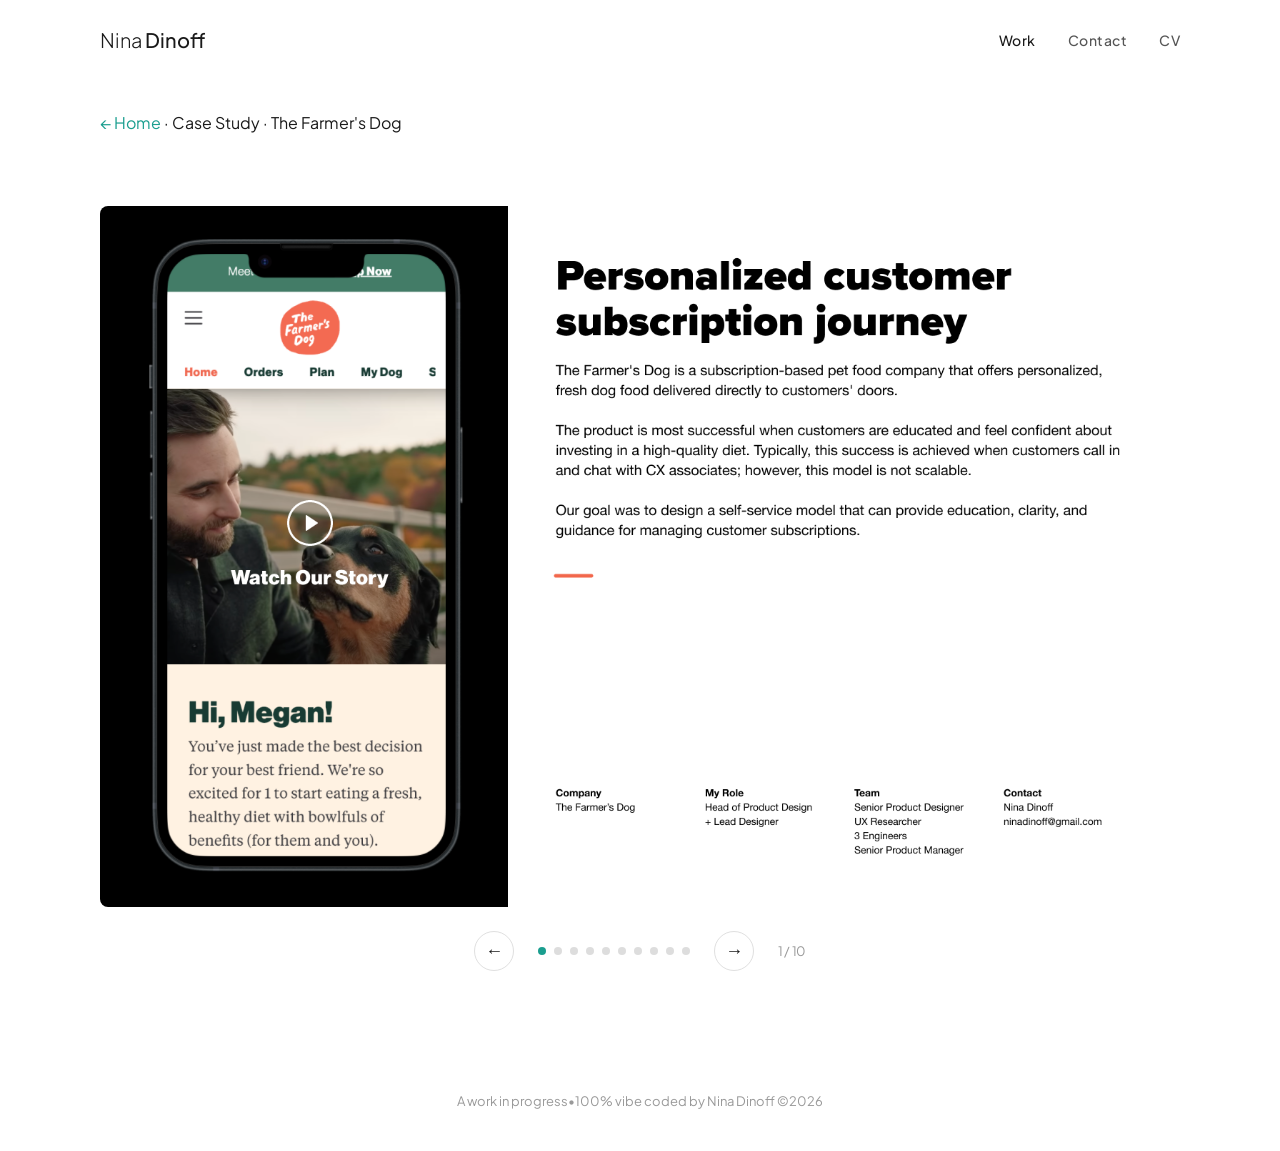
<file: TFD_RET.html>
<!DOCTYPE html>
<html lang="en">
<head>
<meta charset="UTF-8">
<meta name="viewport" content="width=device-width, initial-scale=1.0">
<title>The Farmer's Dog — Account Self-Service</title>
<link rel="stylesheet" href="styles.css">
<style>
  .slideshow {
    max-width: 1200px;
    margin: 0 auto;
    padding: 40px 60px 80px;
    position: relative;
  }
  .slideshow-container {
    position: relative;
    width: 100%;
    overflow: hidden;
    border-radius: 8px;
  }
  .slide {
    display: none;
    width: 100%;
  }
  .slide.active {
    display: block;
  }
  .slide img {
    width: 100%;
    height: auto;
    display: block;
  }
  .slideshow-controls {
    display: flex;
    align-items: center;
    justify-content: center;
    gap: 24px;
    margin-top: 24px;
  }
  .slide-arrow {
    background: none;
    border: 1px solid #e0e0e0;
    border-radius: 50%;
    width: 40px;
    height: 40px;
    display: flex;
    align-items: center;
    justify-content: center;
    cursor: pointer;
    font-size: 18px;
    color: #1a1a1a;
    transition: background 0.2s, border-color 0.2s;
  }
  .slide-arrow:hover {
    background: #f5f5f5;
    border-color: #ccc;
  }
  .slide-dots {
    display: flex;
    gap: 8px;
  }
  .slide-dot {
    width: 8px;
    height: 8px;
    border-radius: 50%;
    background: #ddd;
    border: none;
    cursor: pointer;
    padding: 0;
    transition: background 0.2s;
  }
  .slide-dot.active {
    background: #1a9e8f;
  }
  .slide-counter {
    font-size: 13px;
    color: #999;
    letter-spacing: -0.44px;
  }
  @media (max-width: 768px) {
    .slideshow { padding: 20px 28px 60px; }
  }
</style>
</head>
<body>

<div class="nav-wrapper">
<nav class="nav">
  <a href="index.html" class="nav-name">Nina <span>Dinoff</span></a>
  <button class="nav-toggle" onclick="this.classList.toggle('open');this.nextElementSibling.classList.toggle('open')"><span></span><span></span><span></span></button>
  <ul class="nav-links">
    <li><a href="index.html#work" class="active">Work</a></li>
    <li><a href="index.html#contact">Contact</a></li>
    <li><a href="cv.html">CV</a></li>
  </ul>
</nav>
</div>

<!-- ════════════════ BREADCRUMB ════════════════ -->
<div style="max-width:1200px; margin:0 auto; padding:30px 60px;">
  <div class="label"><a href="index.html" style="color:#1a9e8f; text-decoration:none;">&larr; Home</a> &middot; Case Study &middot; The Farmer's Dog</div>
</div>

<!-- ════════════════ SLIDESHOW ════════════════ -->
<div class="slideshow">
  <div class="slideshow-container">
    <div class="slide active"><img src="images/TFD_RET/Frame 1.png" alt="Slide 1"></div>
    <div class="slide"><img src="images/TFD_RET/Frame 2.png" alt="Slide 2"></div>
    <div class="slide"><img src="images/TFD_RET/Frame 3.png" alt="Slide 3"></div>
    <div class="slide"><img src="images/TFD_RET/Frame 4.png" alt="Slide 4"></div>
    <div class="slide"><img src="images/TFD_RET/Frame 5.png" alt="Slide 5"></div>
    <div class="slide"><img src="images/TFD_RET/Frame 6.png" alt="Slide 6"></div>
    <div class="slide"><img src="images/TFD_RET/Frame 7.png" alt="Slide 7"></div>
    <div class="slide"><img src="images/TFD_RET/Frame 8.png" alt="Slide 8"></div>
    <div class="slide"><img src="images/TFD_RET/Frame 9.png" alt="Slide 9"></div>
    <div class="slide"><img src="images/TFD_RET/Frame 10.png" alt="Slide 10"></div>
  </div>
  <div class="slideshow-controls">
    <button class="slide-arrow" id="prev-slide">&larr;</button>
    <div class="slide-dots" id="slide-dots"></div>
    <button class="slide-arrow" id="next-slide">&rarr;</button>
    <span class="slide-counter" id="slide-counter">1 / 10</span>
  </div>
</div>

<script>
  const slides = document.querySelectorAll('.slide');
  const dotsContainer = document.getElementById('slide-dots');
  const counter = document.getElementById('slide-counter');
  const total = slides.length;
  let current = 0;

  // Create dots
  slides.forEach((_, i) => {
    const dot = document.createElement('button');
    dot.classList.add('slide-dot');
    if (i === 0) dot.classList.add('active');
    dot.addEventListener('click', () => goTo(i));
    dotsContainer.appendChild(dot);
  });

  function goTo(index) {
    slides[current].classList.remove('active');
    dotsContainer.children[current].classList.remove('active');
    current = index;
    slides[current].classList.add('active');
    dotsContainer.children[current].classList.add('active');
    counter.textContent = (current + 1) + ' / ' + total;
  }

  document.getElementById('prev-slide').addEventListener('click', () => {
    goTo(current === 0 ? total - 1 : current - 1);
  });

  document.getElementById('next-slide').addEventListener('click', () => {
    goTo(current === total - 1 ? 0 : current + 1);
  });

  // Keyboard navigation
  document.addEventListener('keydown', (e) => {
    if (e.key === 'ArrowLeft') goTo(current === 0 ? total - 1 : current - 1);
    if (e.key === 'ArrowRight') goTo(current === total - 1 ? 0 : current + 1);
  });
</script>

<script src="scroll-animate.js"></script>
<div class="global-footer"><span>A work in progress</span><span class="dot"> &bull; </span><span>100% vibe coded by Nina Dinoff &copy;2026</span></div>
</body>
</html>
</file>
<file: styles.css>
@import url('https://fonts.googleapis.com/css2?family=Plus+Jakarta+Sans:wght@300;400;500;600;700&display=swap');

/* ── Reset ── */
* { margin: 0; padding: 0; box-sizing: border-box; }

body {
  font-family: 'Plus Jakarta Sans', sans-serif;
  color: #1a1a1a;
  background: #fff;
  line-height: 1.6;
  -webkit-font-smoothing: antialiased;
}

/* ══════════════════════════════════════
   CONTACT INFO
   ══════════════════════════════════════ */
.contact-info {
  display: flex;
  gap: 48px;
  flex-wrap: wrap;
}
.contact-info a {
  font-size: 15px;
  color: #06b0a4;
  text-decoration: none;
}
.contact-info a:hover {
  text-decoration: underline;
}
.contact-info span {
  font-size: 15px;
  color: #555;
}

/* ══════════════════════════════════════
   GLOBAL FOOTER
   ══════════════════════════════════════ */
.global-footer {
  height: 100px;
  display: flex;
  align-items: center;
  justify-content: center;
  font-size: 13px;
  color: #999;
  width: 100%;
}

/* ══════════════════════════════════════
   ANIMATIONS
   ══════════════════════════════════════ */
@keyframes fadeInUp {
  from {
    opacity: 0;
    transform: translateY(30px);
  }
  to {
    opacity: 1;
    transform: translateY(0);
  }
}
.fade-in {
  opacity: 0;
  animation: fadeInUp 1s cubic-bezier(0.25, 0.1, 0.25, 1) forwards;
}
.fade-in-1 { animation-delay: 0.2s; }
.fade-in-2 { animation-delay: 0.6s; }
.fade-in-3 { animation-delay: 1.0s; }

.scroll-fade {
  opacity: 0;
  transform: translateY(30px);
  transition: opacity 0.9s cubic-bezier(0.25, 0.1, 0.25, 1), transform 0.9s cubic-bezier(0.25, 0.1, 0.25, 1);
}
.scroll-fade.visible {
  opacity: 1;
  transform: translateY(0);
}
.scroll-fade-delay-1 { transition-delay: 0.15s; }
.scroll-fade-delay-2 { transition-delay: 0.3s; }
.scroll-fade-delay-3 { transition-delay: 0.45s; }

/* ══════════════════════════════════════
   NAV
   ══════════════════════════════════════ */
.nav-wrapper {
  position: sticky;
  top: 0;
  background: #fff;
  z-index: 100;
  width: 100%;
}
.nav {
  position: relative;
}
.nav {
  max-width: 1200px;
  margin: 0 auto;
  padding: 24px 60px;
  display: flex;
  justify-content: space-between;
  align-items: center;
}
.nav-name {
  font-size: 20px;
  font-weight: 300;
  color: #1a1a1a;
  text-decoration: none;
}
.nav-name span {
  font-weight: 500;
}
.nav-links {
  display: flex;
  gap: 32px;
  list-style: none;
}
.nav-links a {
  font-size: 14px;
  font-weight: 500;
  color: #555;
  text-decoration: none;
  letter-spacing: 0.5px;
}
.nav-links a:hover {
  color: #1a9e8f;
}
.nav-links a.active {
  color: #1a1a1a;
  font-weight: 500;
}
/* ── Hamburger menu ── */
.nav-toggle {
  display: none;
  background: none;
  border: none;
  cursor: pointer;
  padding: 4px;
  flex-direction: column;
  gap: 5px;
}
.nav-toggle span {
  display: block;
  width: 22px;
  height: 2px;
  background: #1a1a1a;
  transition: transform 0.3s, opacity 0.3s;
}
.nav-toggle.open span:nth-child(1) {
  transform: rotate(45deg) translate(5px, 5px);
}
.nav-toggle.open span:nth-child(2) {
  opacity: 0;
}
.nav-toggle.open span:nth-child(3) {
  transform: rotate(-45deg) translate(5px, -5px);
}

@media (max-width: 768px) {
  .nav { padding: 20px 28px; }
  .nav-toggle { display: flex; }
  .nav-links {
    display: none;
    position: absolute;
    top: 100%;
    right: 0;
    left: 0;
    background: #fff;
    flex-direction: column;
    padding: 20px 28px;
    gap: 16px;
    border-top: 1px solid #e8e8e8;
  }
  .nav-links.open {
    display: flex;
  }
}

/* ══════════════════════════════════════
   HERO
   ══════════════════════════════════════ */
.hero {
  background: #0a0a0a;
  color: #fff;
}
.hero-inner {
  max-width: 1200px;
  margin: 0 auto;
  padding: 80px 60px 60px;
  display: grid;
  grid-template-columns: 1fr 1fr;
  gap: 60px;
  align-items: start;
}
.hero .label {
  font-size: 13px;
  font-weight: 600;
  letter-spacing: 2px;
  text-transform: uppercase;
  color: #1a9e8f;
  margin-bottom: 24px;
}
.hero .label a {
  color: #1a9e8f;
  text-decoration: none;
}
.hero .label a:hover {
  text-decoration: underline;
}
.hero h1 {
  font-family: 'Plus Jakarta Sans', sans-serif;
  font-size: 43px;
  font-weight: 400;
  line-height: 53px;
  margin-bottom: 28px;
  color: #fff;
}
.hero .subtitle {
  font-size: 20px;
  line-height: 36px;
  color: #b0b0b0;
  max-width: 620px;
  margin-bottom: 40px;
}

/* ── Meta bar ── */
.meta-bar {
  display: grid;
  grid-template-columns: 1fr 1fr;
  gap: 32px 48px;
  padding-top: 28px;
  border-top: 1px solid #333;
}
.meta-bar dt {
  font-size: 11px;
  font-weight: 600;
  letter-spacing: 1.5px;
  text-transform: uppercase;
  color: #1a9e8f;
  margin-bottom: 4px;
}
.meta-bar dd {
  font-size: 14px;
  color: #b0b0b0;
  line-height: 1.5;
}

/* ── iPhone mockup ── */
.iphone-frame {
  position: relative;
  width: 300px;
  margin: 0 auto;
  border-radius: 40px;
  border: 6px solid #333;
  overflow: hidden;
  background: #000;
  box-shadow: 0 20px 60px rgba(0,0,0,0.5);
  aspect-ratio: 9 / 19.5;
}
.iphone-frame video {
  width: 100%;
  height: 100%;
  object-fit: cover;
  display: block;
}

@media (max-width: 768px) {
  .hero-inner { grid-template-columns: 1fr; padding: 40px 28px; }
  .iphone-frame { width: 240px; margin-top: 20px; }
}

/* ══════════════════════════════════════
   SECTIONS
   ══════════════════════════════════════ */
section {
  max-width: 1200px;
  margin: 0 auto;
  padding: 60px;
}

/* ── Section label / eyebrow ── */
.section-label {
  font-size: 12px;
  font-weight: 600;
  letter-spacing: 2px;
  text-transform: uppercase;
  color: #1a9e8f;
  margin-bottom: 30px;
  display: flex;
  align-items: center;
  gap: 12px;
}
.section-label::after {
  content: '';
  flex: 1;
  height: 1px;
  background: #1a9e8f;
}

/* ── Section headings ── */
section h2 {
  font-family: 'Plus Jakarta Sans', sans-serif;
  font-size: 30px;
  font-weight: 400;
  line-height: 1.2;
  margin-bottom: 20px;
}

/* ── Section body text ── */
section p {
  font-size: 16px;
  line-height: 1.7;
  color: #555;
  max-width: 600px;
  margin-bottom: 16px;
}

/* ══════════════════════════════════════
   LAYOUT: TWO-COLUMN
   ══════════════════════════════════════ */
.two-col {
  display: grid;
  grid-template-columns: 2fr 1fr;
  gap: 60px;
  align-items: start;
  border-left: none;
}
.two-col > :last-child {
  border-left: 1px solid #e0e0e0;
  padding-left: 60px;
}
.two-col.equal {
  grid-template-columns: 1fr 1fr;
  align-items: center;
}
.two-col.equal > :last-child {
  border-left: none;
  padding-left: 0;
}

@media (max-width: 768px) {
  .two-col, .two-col.equal { display: flex !important; flex-direction: column; grid-template-columns: 1fr; }
  .two-col > div, .two-col.equal > div { width: 100%; }
  .two-col > :last-child { border-left: none; padding-left: 0; }
  .two-col.img-first { flex-direction: column-reverse; }
  .two-col.img-first > div { width: 100%; }
  section { padding: 40px 28px; }
  section p { max-width: 100%; }
  .meta-bar { grid-template-columns: 1fr 1fr; gap: 24px 20px; }
  section h2 { font-size: 24px; }
  .hero h1 { font-size: 30px; line-height: 38px; }
  .hero .subtitle { font-size: 16px; line-height: 28px; }
  .phone-scroll { width: 100%; height: 400px; }
  .stat .number { font-size: 32px; }
  .results-grid { grid-template-columns: 1fr; }
  .pillars { grid-template-columns: 1fr; }
  .contact-info { flex-direction: column; gap: 0; }
  .contact-info .dot { display: none; }
  .global-footer { flex-direction: column; gap: 0; line-height: 1.4; }
  .global-footer .dot { display: none; }
}

/* ══════════════════════════════════════
   STATS
   ══════════════════════════════════════ */
.stats {
  display: flex;
  flex-direction: column;
  gap: 32px;
  margin-top: 0;
}
.stat { min-width: 140px; }
.stat .number {
  font-family: 'Plus Jakarta Sans', sans-serif;
  font-size: 42px;
  font-weight: 400;
  color: #1a9e8f;
  line-height: 1;
  margin-bottom: 6px;
}
.stat .desc {
  font-size: 13px;
  color: #888;
  line-height: 1.4;
}

/* ══════════════════════════════════════
   TRADEOFF CALLOUT
   ══════════════════════════════════════ */
.tradeoff {
  border-left: 3px solid #1a9e8f;
  padding: 20px 24px;
  margin-top: 64px;
  background: #f8f8f8;
  border-radius: 0 8px 8px 0;
}
.tradeoff .tradeoff-label {
  font-size: 11px;
  font-weight: 700;
  letter-spacing: 1.5px;
  text-transform: uppercase;
  color: #1a9e8f;
  margin-bottom: 8px;
}
.tradeoff p { color: #555; max-width: 100%; margin-bottom: 0; }

/* ══════════════════════════════════════
   RESULTS GRID
   ══════════════════════════════════════ */
.results-grid {
  display: grid;
  grid-template-columns: 1fr 1fr 1fr;
  gap: 0;
  margin-top: 48px;
  border-top: 1px solid #e0e0e0;
  padding-top: 32px;
}
.results-col {
  padding: 0 32px;
  border-left: 1px solid #e0e0e0;
  display: flex;
  flex-direction: column;
  gap: 32px;
}
.results-col:first-child {
  border-left: none;
  padding-left: 0;
}
.results-note {
  font-size: 13px;
  color: #999;
  font-style: italic;
}

@media (max-width: 768px) {
  .results-grid { grid-template-columns: 1fr; gap: 32px; }
  .results-col { border-left: none; padding: 0; border-top: 1px solid #e0e0e0; padding-top: 24px; }
  .results-col:first-child { border-top: none; padding-top: 0; }
}

/* ══════════════════════════════════════
   CONTENT EYEBROW (inline, no line)
   ══════════════════════════════════════ */
.content-label {
  font-size: 12px;
  font-weight: 600;
  letter-spacing: 2px;
  text-transform: uppercase;
  color: #1a9e8f;
  margin-bottom: 12px;
}

/* ══════════════════════════════════════
   INLINE RESULTS CARD
   ══════════════════════════════════════ */
.results-inline {
  border-left: 1px solid #1a9e8f;
  padding: 0 24px;
  margin-top: 32px;
}
.results-inline .results-inline-label {
  font-size: 11px;
  font-weight: 700;
  letter-spacing: 1.5px;
  text-transform: uppercase;
  color: #333;
  margin-bottom: 16px;
}
.results-inline .result-row {
  display: flex;
  align-items: baseline;
  gap: 16px;
  margin-bottom: 12px;
}
.results-inline .result-row .number {
  font-family: 'Plus Jakarta Sans', sans-serif;
  font-size: 22px;
  font-weight: 400;
  color: #1a1a1a;
  min-width: 50px;
}
.results-inline .result-row .desc {
  font-size: 13px;
  color: #555;
  line-height: 1.4;
}
.results-inline .results-note {
  font-size: 12px;
  color: #999;
  font-style: italic;
  margin-top: 8px;
}

/* ══════════════════════════════════════
   QUOTE
   ══════════════════════════════════════ */
.quote {
  margin-top: 32px;
}
.quote blockquote {
  font-family: 'Plus Jakarta Sans', sans-serif;
  font-size: clamp(24px, 3vw, 32px);
  font-weight: 400;
  color: #1a9e8f;
  line-height: 1.3;
  margin-bottom: 8px;
}
.quote cite {
  font-family: 'Plus Jakarta Sans', sans-serif;
  font-size: 14px;
  font-style: normal;
  color: #1a9e8f;
}

/* ══════════════════════════════════════
   DIVIDERS
   ══════════════════════════════════════ */
.divider {
  max-width: 1200px;
  margin: 0 auto;
  padding: 0 60px;
}
.divider hr {
  border: none;
  border-top: 1px solid #e8e8e8;
}

.section-divider {
  max-width: 1200px;
  margin: 0 auto;
  padding: 0 60px;
}
.section-divider hr {
  border: none;
  border-top: 1px solid #e8e8e8;
}

@media (max-width: 768px) {
  .divider { padding: 0 28px; }
  .section-divider { padding: 0 28px; }
}

/* ══════════════════════════════════════
   REFLECTION
   ══════════════════════════════════════ */
.reflection p {
  max-width: 640px;
}

/* ══════════════════════════════════════
   STRATEGIC PILLARS
   ══════════════════════════════════════ */
.pillars {
  display: grid;
  grid-template-columns: 1fr 1fr 1fr;
  gap: 40px;
  margin-top: 40px;
}
.pillar h3 {
  font-family: 'Plus Jakarta Sans', sans-serif;
  font-size: 16px;
  font-weight: 600;
  color: #1a1a1a;
  padding-bottom: 12px;
  margin-bottom: 12px;
}
.pillar-ux h3 { border-bottom: 3px solid #1a9e8f; }
.pillar-pricing h3 { border-bottom: 3px solid #f59e0b; }
.pillar-custom h3 { border-bottom: 3px solid #7c4dff; }
.pillar p {
  font-size: 15px;
  color: #555;
  line-height: 1.6;
  max-width: 100%;
}

@media (max-width: 768px) {
  .pillars { grid-template-columns: 1fr; gap: 28px; }
}

/* ══════════════════════════════════════
   TIMELINE (IMAGE)
   ══════════════════════════════════════ */
.timeline {
  margin-top: 48px;
  overflow-x: auto;
  -webkit-overflow-scrolling: touch;
}
.timeline img {
  display: block;
  width: 100%;
  min-width: 900px;
  height: auto;
}

/* ══════════════════════════════════════
   IMAGE SHOWCASE
   ══════════════════════════════════════ */
.img-showcase { margin: 24px 0; border-radius: 8px; overflow: hidden; }
.img-showcase img { width: 100%; height: auto; display: block; border-radius: 8px; }
.img-caption { font-size: 12px; color: #999; text-align: center; margin-top: 8px; letter-spacing: 1px; text-transform: uppercase; }

/* ══════════════════════════════════════
   BEFORE / AFTER CARD
   ══════════════════════════════════════ */
.ba-card {
  background: #0a0a0a;
  border-radius: 16px;
  padding: 32px 24px;
  display: grid;
  grid-template-columns: 1fr 1fr;
  gap: 24px;
  margin-top: 8px;
  justify-items: center;
}
.ba-card:has(.ba-col:only-child) {
  grid-template-columns: 1fr;
}
.ba-card .ba-col {
  display: flex;
  flex-direction: column;
  align-items: center;
  justify-content: center;
}
.ba-card .ba-label {
  font-size: 11px;
  font-weight: 600;
  letter-spacing: 2px;
  text-transform: uppercase;
  color: #1a9e8f;
  margin-bottom: 16px;
}
.ba-card img {
  width: 100%;
  max-width: 240px;
  height: auto;
  display: block;
  border-radius: 8px;
}
.ba-card[style*="height: 100%"] {
  align-content: center;
}

@media (max-width: 768px) {
  .ba-card { grid-template-columns: 1fr; padding: 24px 16px !important; }
  .ba-card img { max-width: 100%; }
}

/* ══════════════════════════════════════
   SCROLLABLE PHONE FRAME
   ══════════════════════════════════════ */
.phone-scroll {
  width: 242px;
  height: 508px;
  border-radius: 28px;
  border: 5px solid #333;
  overflow-y: auto;
  overflow-x: hidden;
  background: #fff;
  -webkit-overflow-scrolling: touch;
}
.phone-scroll::-webkit-scrollbar {
  display: none;
}
.phone-scroll img {
  width: 100%;
  display: block;
}

/* ══════════════════════════════════════
   PHONE SHOWCASE PANEL
   ══════════════════════════════════════ */
.phone-showcase {
  max-width: 1200px;
  margin: -32px auto 0;
  padding: 0 60px 60px;
}
.phone-showcase-inner {
  background: #1a1a1a;
  border-radius: 16px;
  padding: 48px 40px 40px;
}
.phone-showcase-grid {
  display: grid;
  grid-template-columns: 1fr 1fr 1fr;
  gap: 24px;
}
.phone-showcase-grid-5 {
  grid-template-columns: repeat(5, 1fr);
}
.phone-showcase-item {
  display: flex;
  flex-direction: column;
  align-items: center;
}
.phone-showcase-item img {
  width: 100%;
  max-width: 240px;
  height: auto;
  display: block;
  border-radius: 12px;
}
.phone-showcase-item .phone-label {
  font-size: 12px;
  font-weight: 600;
  letter-spacing: 2px;
  text-transform: uppercase;
  color: #1a9e8f;
  margin-top: 20px;
  text-align: center;
}

@media (max-width: 768px) {
  .phone-showcase { padding: 0 28px 40px; }
  .phone-showcase-inner { padding: 32px 20px 28px; }
  .phone-showcase-grid,
  .phone-showcase-grid-5 {
    grid-template-columns: 1fr;
    gap: 32px;
  }
  .phone-showcase-item img { max-width: 200px; }
}
</file>
